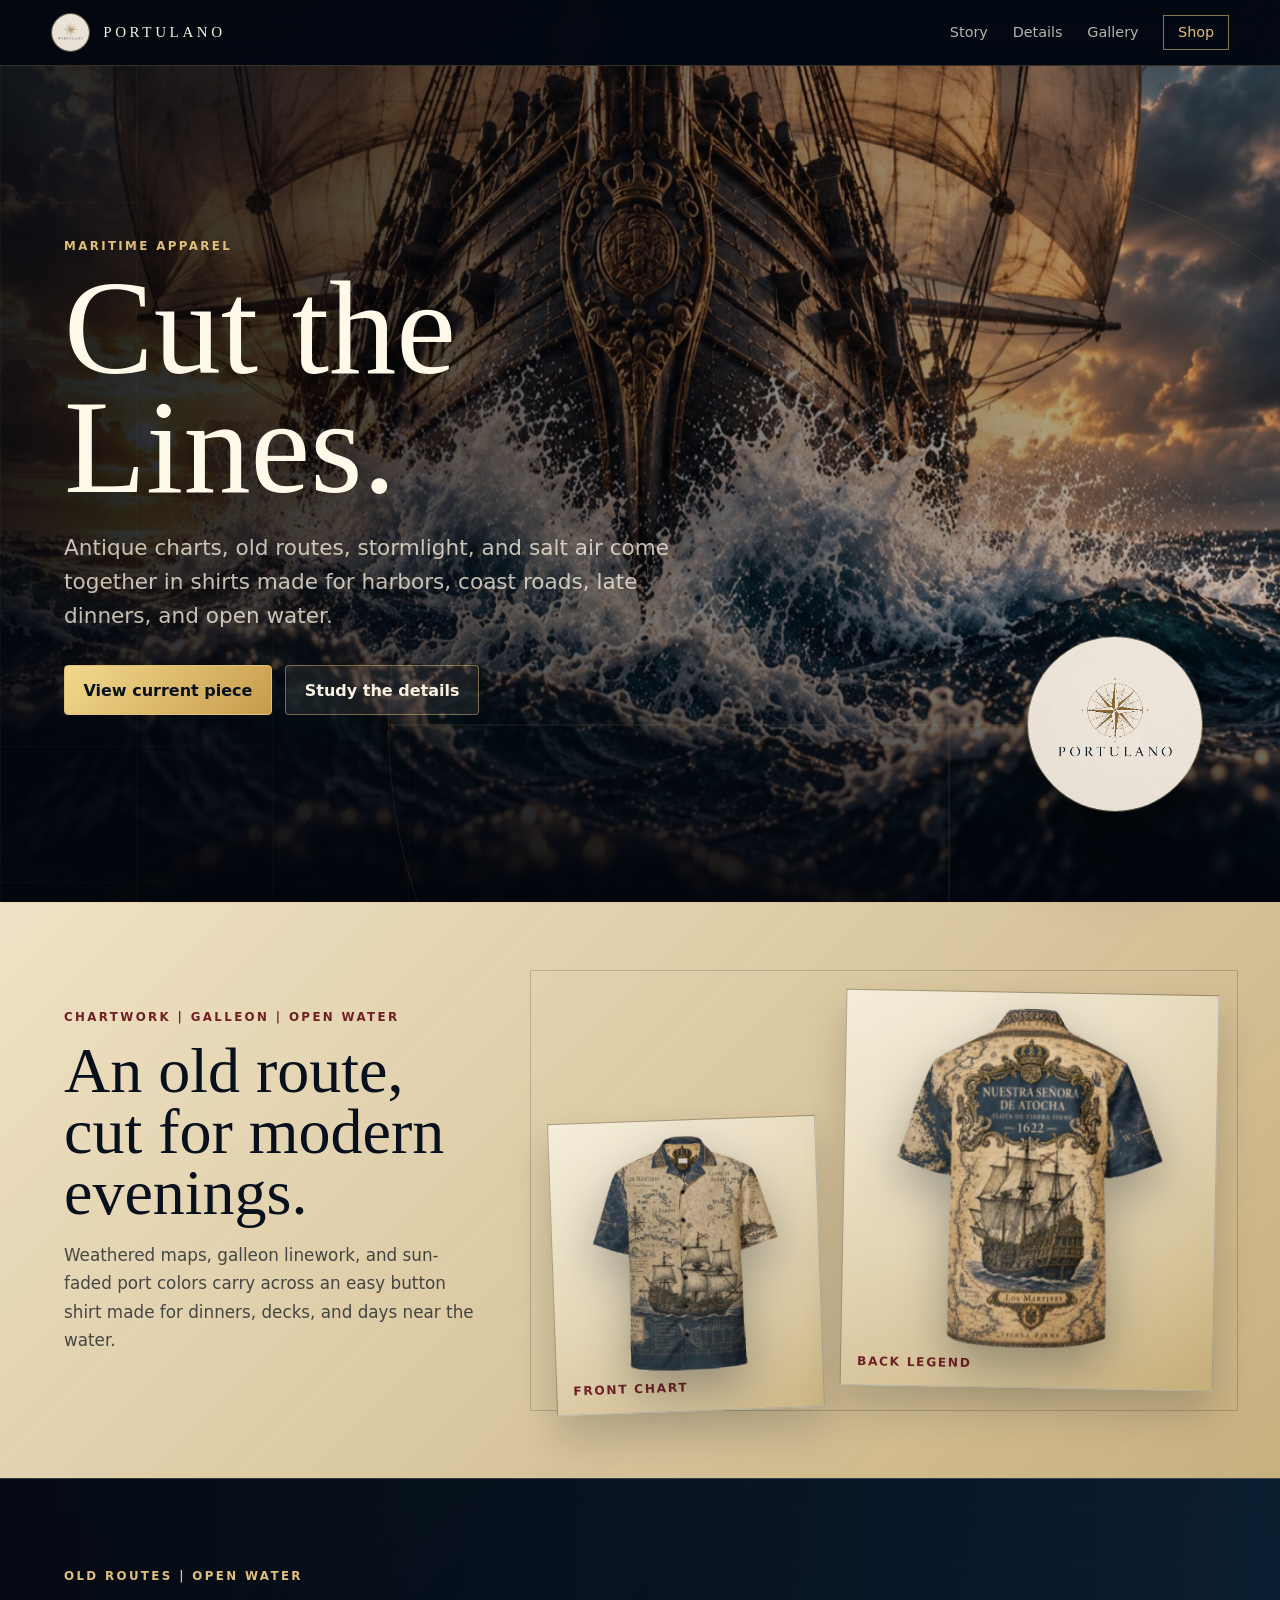
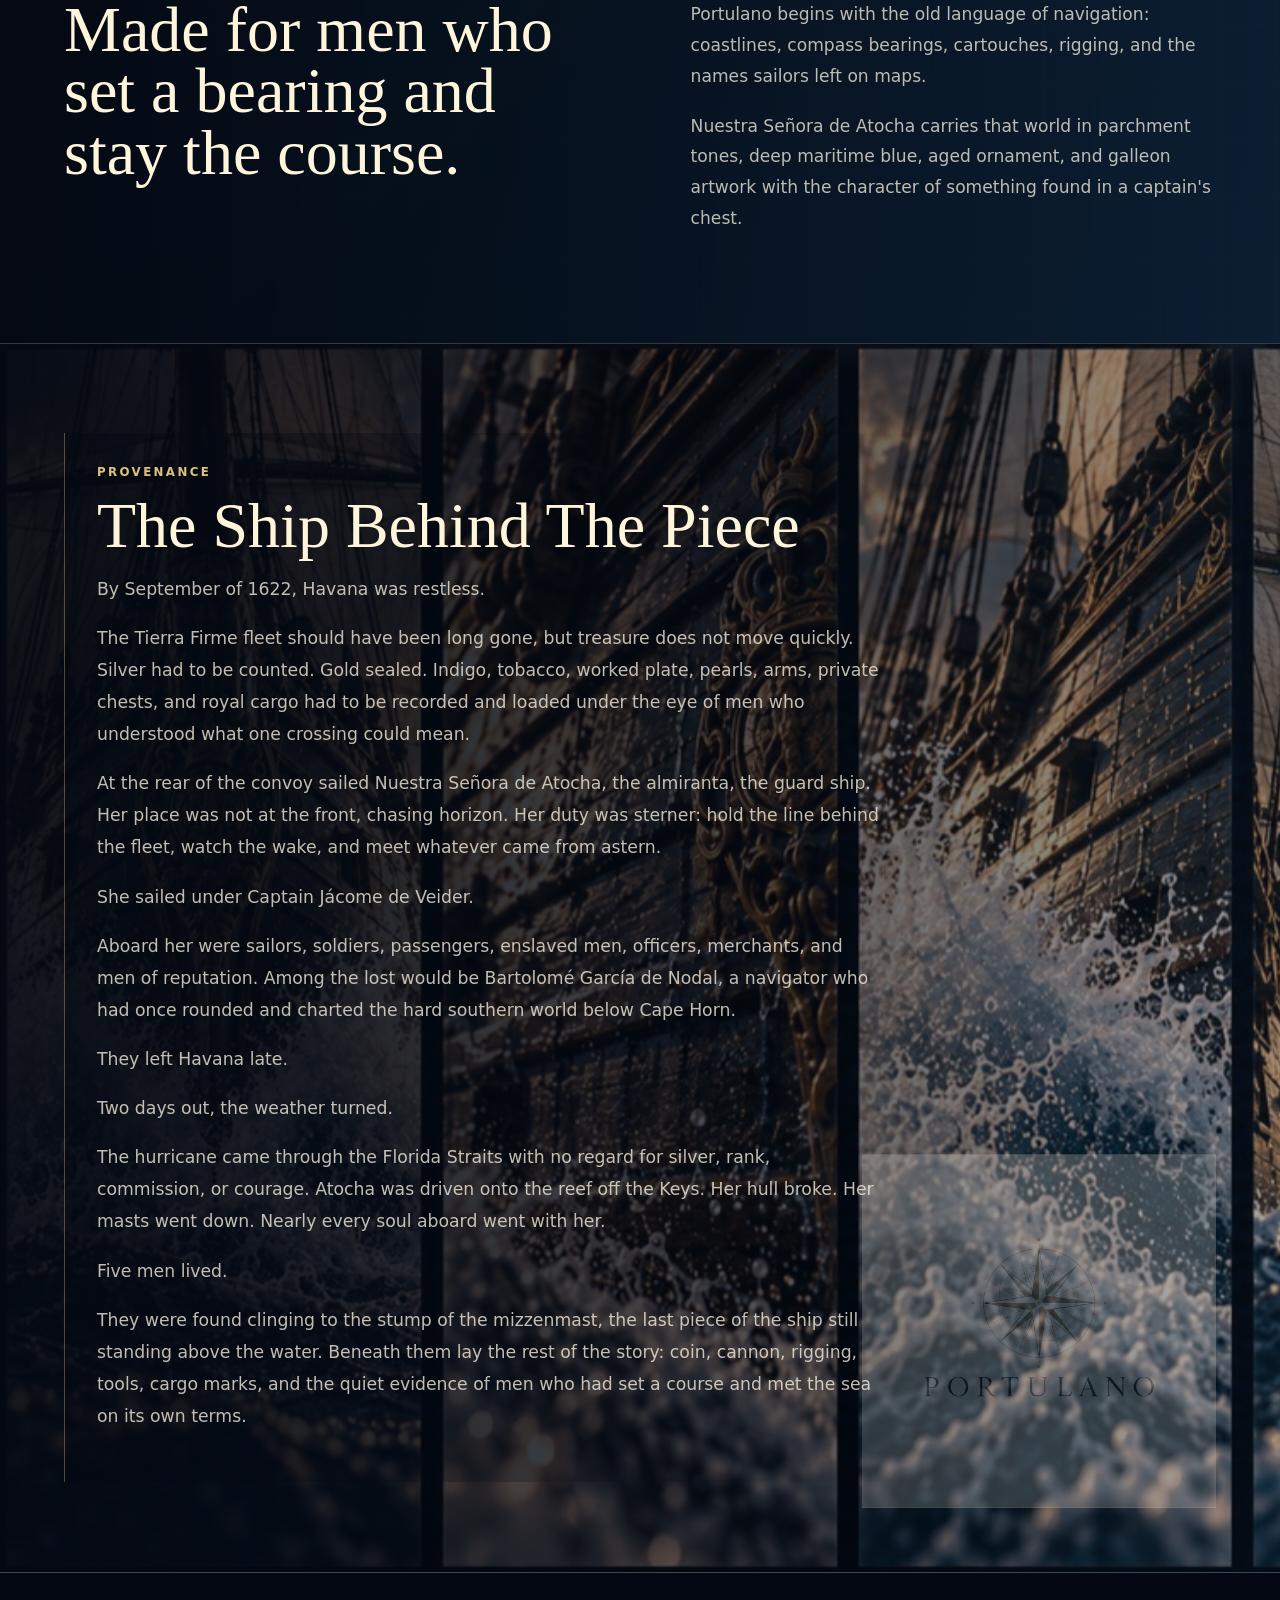
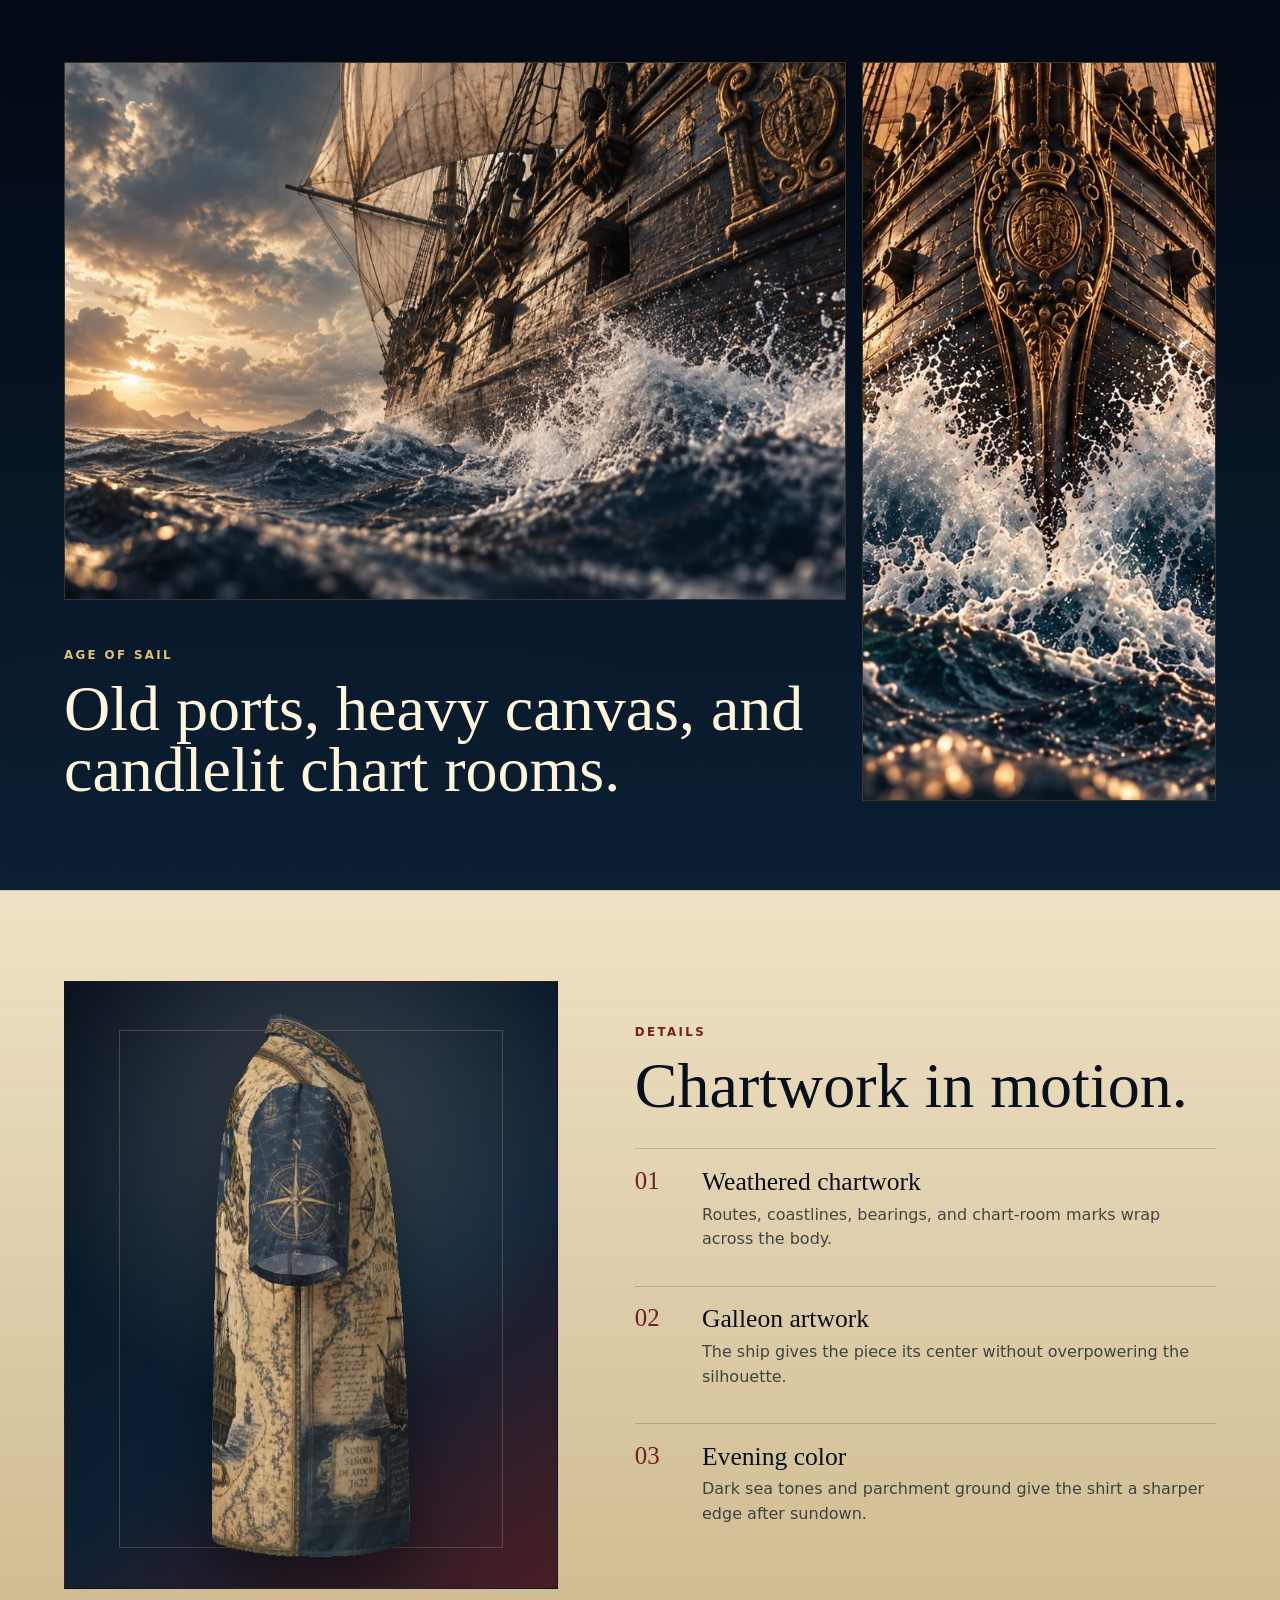
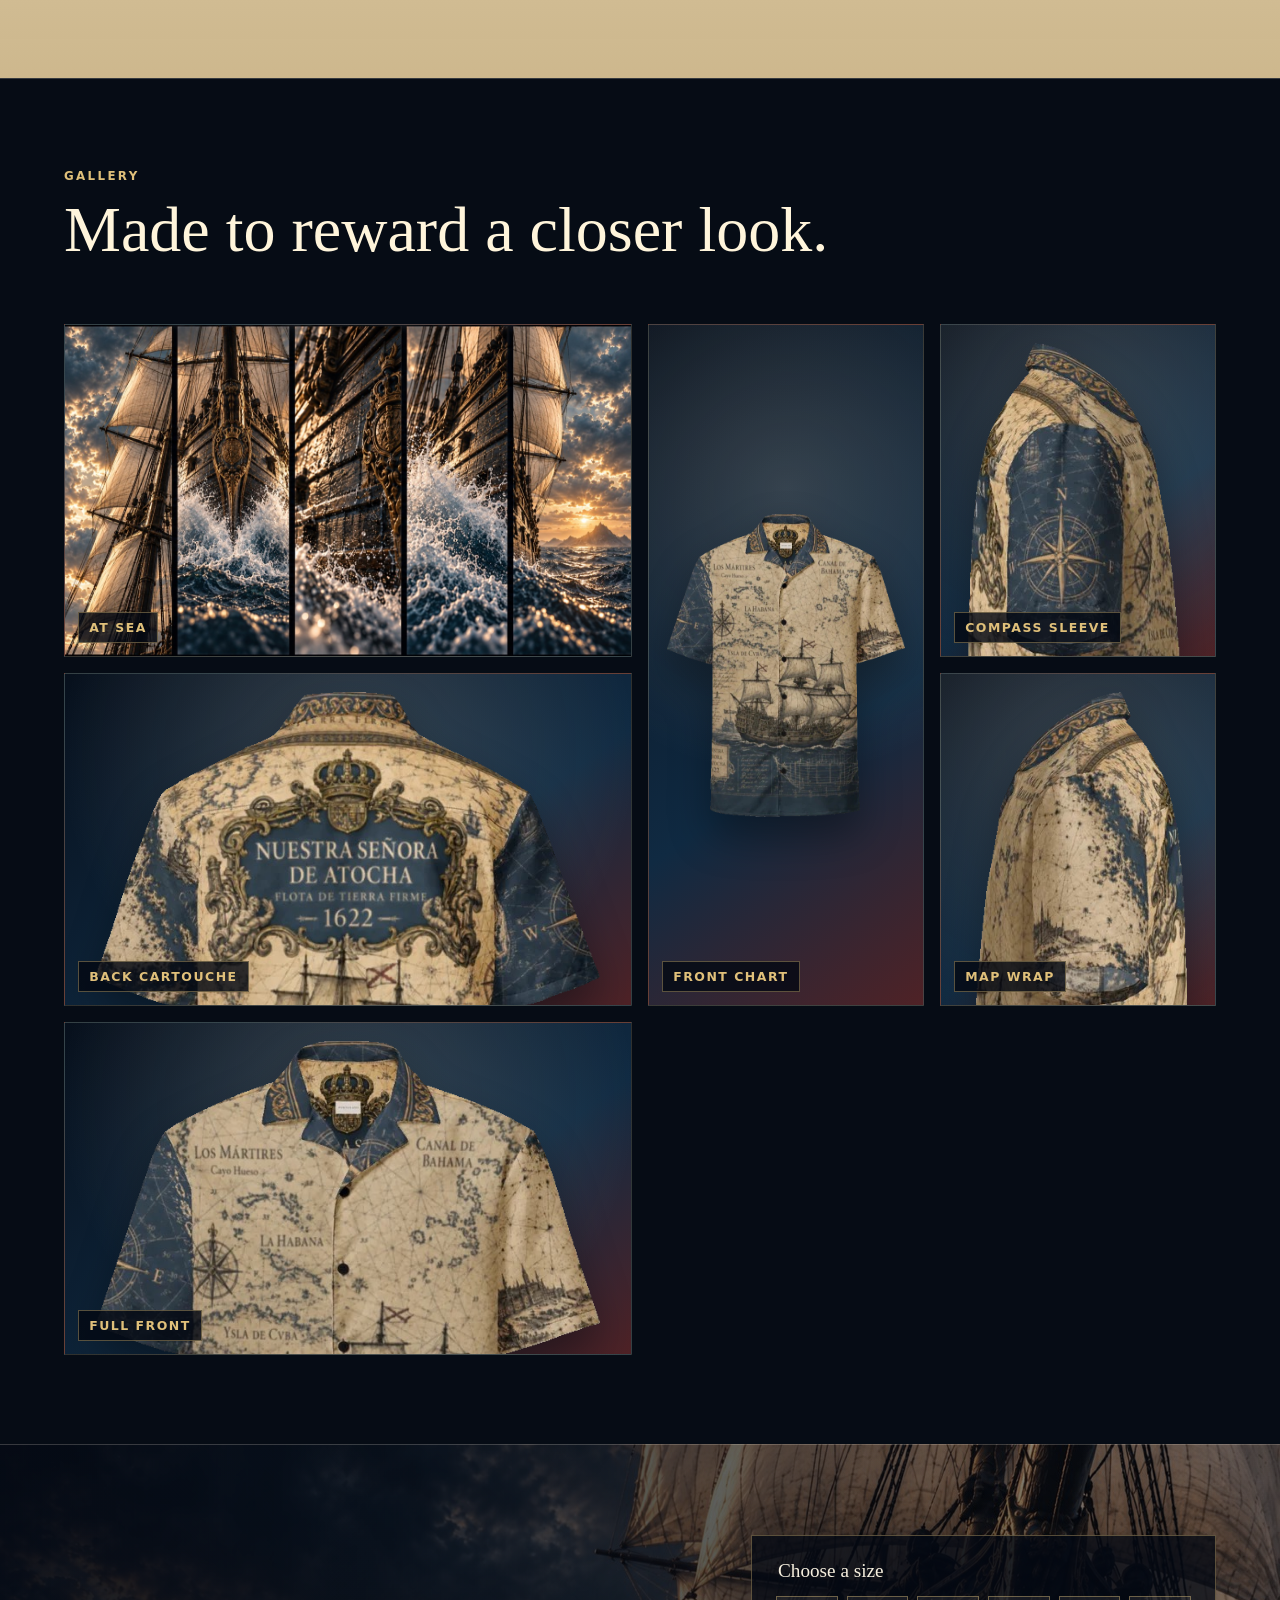
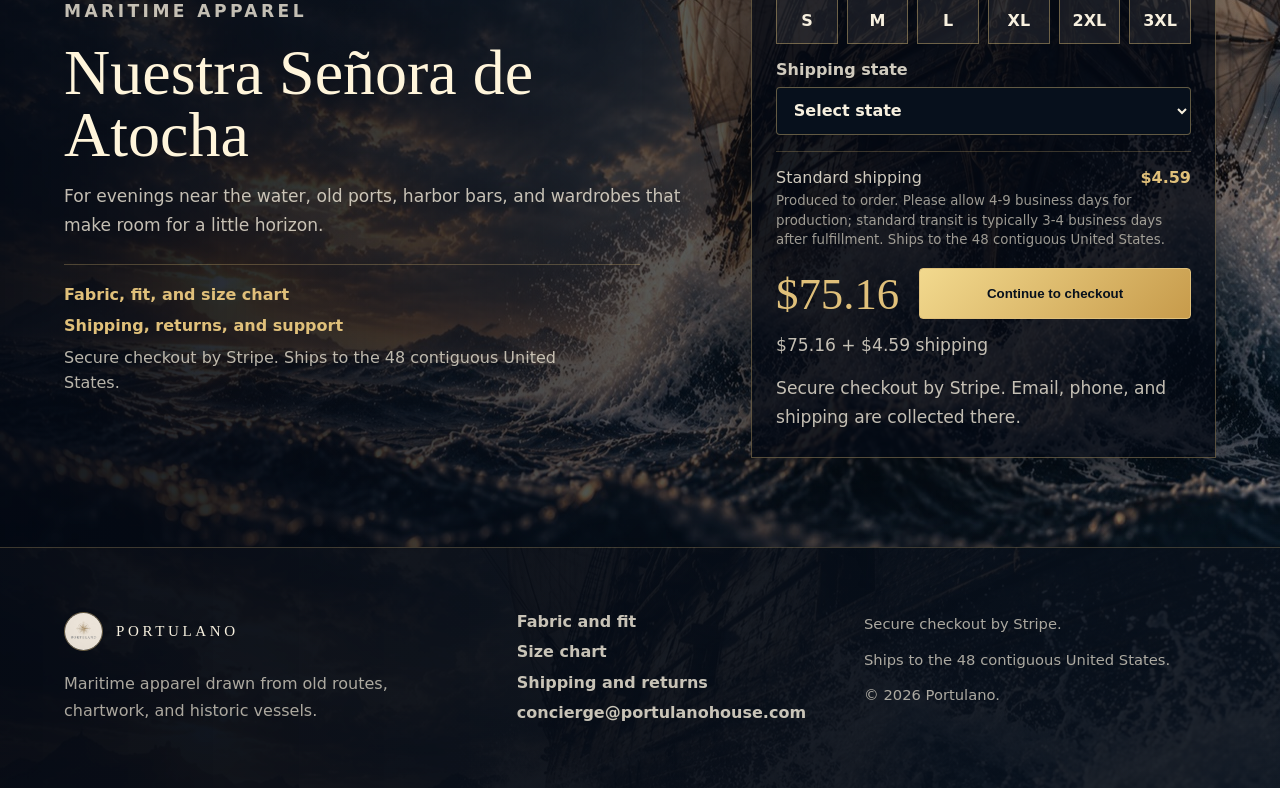
<file: index.html>
<!doctype html>
<html lang="en">
  <head>
    <meta charset="utf-8">
    <meta name="viewport" content="width=device-width, initial-scale=1">
    <meta
      name="description"
      content="Portulano maritime shirts pair antique charts, old routes, and Age of Sail artwork with easy coastal silhouettes."
    >
    <title>Portulano | Nuestra Señora de Atocha Shirt</title>
    <link rel="stylesheet" href="./styles.css">
  </head>
  <body>
    <header class="site-header">
      <a class="brand" href="#top" aria-label="Portulano home">
        <img src="./assets/portulano-compass.jpg" alt="" class="brand-mark">
        <span>Portulano</span>
      </a>
      <nav class="site-nav" aria-label="Primary navigation">
        <a href="#story">Story</a>
        <a href="#craft">Details</a>
        <a href="#gallery">Gallery</a>
        <a class="nav-buy" href="#buy">Shop</a>
      </nav>
    </header>

    <main id="top">
      <section class="hero" aria-labelledby="hero-title">
        <div class="hero-copy">
          <p class="eyebrow">Maritime apparel</p>
          <h1 id="hero-title">Cut the Lines.</h1>
          <p class="lede">
            Antique charts, old routes, stormlight, and salt air come together
            in shirts made for harbors, coast roads, late dinners, and open
            water.
          </p>
          <div class="hero-actions">
            <a class="button primary" href="#buy">View current piece</a>
            <a class="button secondary" href="#gallery">Study the details</a>
          </div>
        </div>

        <img class="hero-compass" src="./assets/portulano-compass.jpg" alt="">
      </section>

      <section class="artifact-section" aria-labelledby="artifact-title">
        <div class="artifact-copy">
          <p class="section-label">Chartwork | Galleon | Open Water</p>
          <h2 id="artifact-title">An old route, cut for modern evenings.</h2>
          <p>
            Weathered maps, galleon linework, and sun-faded port colors carry
            across an easy button shirt made for dinners, decks, and days near
            the water.
          </p>
        </div>
        <div class="artifact-plates" aria-label="Nuestra Señora de Atocha shirt views">
          <figure class="artifact-plate front">
            <img src="./assets/atocha-front-cutout.png" alt="Front of the Portulano Nuestra Señora de Atocha shirt with antique map and ship artwork">
            <figcaption>Front chart</figcaption>
          </figure>
          <figure class="artifact-plate back">
            <img src="./assets/atocha-back-cutout.png" alt="Back of the Portulano Nuestra Señora de Atocha shirt with galleon and cartouche artwork">
            <figcaption>Back legend</figcaption>
          </figure>
        </div>
      </section>

      <section id="story" class="story-section">
        <p class="section-label">Old Routes | Open Water</p>
        <div class="story-grid">
          <h2>Made for men who set a bearing and stay the course.</h2>
          <div class="story-copy">
            <p>
              Portulano begins with the old language of navigation: coastlines,
              compass bearings, cartouches, rigging, and the names sailors left
              on maps.
            </p>
            <p>
              Nuestra Señora de Atocha carries that world in parchment tones,
              deep maritime blue, aged ornament, and galleon artwork with the
              character of something found in a captain's chest.
            </p>
          </div>
        </div>
      </section>

      <section class="ship-history-section" aria-labelledby="ship-history-title">
        <div class="ship-history-copy">
          <p class="section-label">Provenance</p>
          <h2 id="ship-history-title">The Ship Behind The Piece</h2>
          <p>By September of 1622, Havana was restless.</p>
          <p>
            The Tierra Firme fleet should have been long gone, but treasure
            does not move quickly. Silver had to be counted. Gold sealed.
            Indigo, tobacco, worked plate, pearls, arms, private chests, and
            royal cargo had to be recorded and loaded under the eye of men who
            understood what one crossing could mean.
          </p>
          <p>
            At the rear of the convoy sailed Nuestra Señora de Atocha, the
            almiranta, the guard ship. Her place was not at the front, chasing
            horizon. Her duty was sterner: hold the line behind the fleet,
            watch the wake, and meet whatever came from astern.
          </p>
          <p>She sailed under Captain Jácome de Veider.</p>
          <p>
            Aboard her were sailors, soldiers, passengers, enslaved men,
            officers, merchants, and men of reputation. Among the lost would be
            Bartolomé García de Nodal, a navigator who had once rounded and
            charted the hard southern world below Cape Horn.
          </p>
          <p>They left Havana late.</p>
          <p>Two days out, the weather turned.</p>
          <p>
            The hurricane came through the Florida Straits with no regard for
            silver, rank, commission, or courage. Atocha was driven onto the
            reef off the Keys. Her hull broke. Her masts went down. Nearly every
            soul aboard went with her.
          </p>
          <p>Five men lived.</p>
          <p>
            They were found clinging to the stump of the mizzenmast, the last
            piece of the ship still standing above the water. Beneath them lay
            the rest of the story: coin, cannon, rigging, tools, cargo marks,
            and the quiet evidence of men who had set a course and met the sea
            on its own terms.
          </p>
        </div>
      </section>

      <section class="cinema-section" aria-label="Age of sail artwork">
        <figure class="cinema-wide">
          <img src="./assets/sail-hull-starboard.jpg" alt="A gilded sailing ship driving through waves at sunset">
        </figure>
        <figure class="cinema-portrait">
          <img src="./assets/sail-bow-portrait.jpg" alt="Ornate galleon bow cutting through sea foam">
        </figure>
        <div class="cinema-copy">
          <p class="section-label">Age of Sail</p>
          <h2>Old ports, heavy canvas, and candlelit chart rooms.</h2>
        </div>
      </section>

      <section id="craft" class="craft-section">
        <div class="craft-image">
          <img src="./assets/atocha-side-port-cutout.png" alt="Side view showing the compass rose sleeve and chart artwork">
        </div>
        <div class="craft-copy">
          <p class="section-label">Details</p>
          <h2>Chartwork in motion.</h2>
          <div class="feature-list" aria-label="Design details">
            <article>
              <span>01</span>
              <h3>Weathered chartwork</h3>
              <p>Routes, coastlines, bearings, and chart-room marks wrap across the body.</p>
            </article>
            <article>
              <span>02</span>
              <h3>Galleon artwork</h3>
              <p>The ship gives the piece its center without overpowering the silhouette.</p>
            </article>
            <article>
              <span>03</span>
              <h3>Evening color</h3>
              <p>Dark sea tones and parchment ground give the shirt a sharper edge after sundown.</p>
            </article>
          </div>
        </div>
      </section>

      <section id="gallery" class="gallery-section">
        <div class="gallery-heading">
          <p class="section-label">Gallery</p>
          <h2>Made to reward a closer look.</h2>
        </div>
        <div class="gallery-grid">
          <figure class="gallery-item wide scene">
            <img src="./assets/sail-panel-collage.jpg" alt="Five-panel cinematic sailing ship collage">
            <figcaption>At sea</figcaption>
          </figure>
          <figure class="gallery-item tall">
            <img src="./assets/atocha-front-cutout.png" alt="Front of the Atocha shirt">
            <figcaption>Front chart</figcaption>
          </figure>
          <figure class="gallery-item wide">
            <img src="./assets/atocha-back-cutout.png" alt="Back of the Atocha shirt">
            <figcaption>Back cartouche</figcaption>
          </figure>
          <figure class="gallery-item">
            <img src="./assets/atocha-side-port-cutout.png" alt="Left side of the Atocha shirt">
            <figcaption>Compass sleeve</figcaption>
          </figure>
          <figure class="gallery-item">
            <img src="./assets/atocha-side-starboard-cutout.png" alt="Right side of the Atocha shirt">
            <figcaption>Map wrap</figcaption>
          </figure>
          <figure class="gallery-item wide">
            <img src="./assets/atocha-front-alt-cutout.png" alt="Alternate front view of the Atocha shirt">
            <figcaption>Full front</figcaption>
          </figure>
        </div>
      </section>

      <section id="buy" class="buy-section">
        <div>
          <p class="eyebrow">Maritime apparel</p>
          <h2>Nuestra Señora de Atocha</h2>
          <p>
            For evenings near the water, old ports, harbor bars, and wardrobes
            that make room for a little horizon.
          </p>
          <div class="trust-panel" aria-label="Product and order details">
            <a href="./details.html">Fabric, fit, and size chart</a>
            <a href="./shipping-returns.html">Shipping, returns, and support</a>
            <span>Secure checkout by Stripe. Ships to the 48 contiguous United States.</span>
          </div>
        </div>
        <form class="checkout-panel" id="checkout-form">
          <fieldset>
            <legend>Choose a size</legend>
            <div class="size-options" aria-label="Shirt size">
              <label><input type="radio" name="size" value="S" required><span>S</span></label>
              <label><input type="radio" name="size" value="M"><span>M</span></label>
              <label><input type="radio" name="size" value="L"><span>L</span></label>
              <label><input type="radio" name="size" value="XL"><span>XL</span></label>
              <label><input type="radio" name="size" value="2XL"><span>2XL</span></label>
              <label><input type="radio" name="size" value="3XL"><span>3XL</span></label>
            </div>
          </fieldset>
          <label class="shipping-state">
            <span>Shipping state</span>
            <select name="shippingState" required>
              <option value="">Select state</option>
              <option value="AL">Alabama</option>
              <option value="AZ">Arizona</option>
              <option value="AR">Arkansas</option>
              <option value="CA">California</option>
              <option value="CO">Colorado</option>
              <option value="CT">Connecticut</option>
              <option value="DE">Delaware</option>
              <option value="FL">Florida</option>
              <option value="GA">Georgia</option>
              <option value="ID">Idaho</option>
              <option value="IL">Illinois</option>
              <option value="IN">Indiana</option>
              <option value="IA">Iowa</option>
              <option value="KS">Kansas</option>
              <option value="KY">Kentucky</option>
              <option value="LA">Louisiana</option>
              <option value="ME">Maine</option>
              <option value="MD">Maryland</option>
              <option value="MA">Massachusetts</option>
              <option value="MI">Michigan</option>
              <option value="MN">Minnesota</option>
              <option value="MS">Mississippi</option>
              <option value="MO">Missouri</option>
              <option value="MT">Montana</option>
              <option value="NE">Nebraska</option>
              <option value="NV">Nevada</option>
              <option value="NH">New Hampshire</option>
              <option value="NJ">New Jersey</option>
              <option value="NM">New Mexico</option>
              <option value="NY">New York</option>
              <option value="NC">North Carolina</option>
              <option value="ND">North Dakota</option>
              <option value="OH">Ohio</option>
              <option value="OK">Oklahoma</option>
              <option value="OR">Oregon</option>
              <option value="PA">Pennsylvania</option>
              <option value="RI">Rhode Island</option>
              <option value="SC">South Carolina</option>
              <option value="SD">South Dakota</option>
              <option value="TN">Tennessee</option>
              <option value="TX">Texas</option>
              <option value="UT">Utah</option>
              <option value="VT">Vermont</option>
              <option value="VA">Virginia</option>
              <option value="WA">Washington</option>
              <option value="WV">West Virginia</option>
              <option value="WI">Wisconsin</option>
              <option value="WY">Wyoming</option>
            </select>
          </label>
          <div class="shipping-summary">
            <span>Standard shipping</span>
            <strong>$4.59</strong>
            <small>Produced to order. Please allow 4-9 business days for production; standard transit is typically 3-4 business days after fulfillment. Ships to the 48 contiguous United States.</small>
          </div>
          <div class="checkout-row">
            <span class="price" data-price>$75.16</span>
            <button class="button primary large" type="submit">Continue to checkout</button>
          </div>
          <p class="checkout-total" data-total>$75.16 + $4.59 shipping</p>
          <p class="checkout-note" id="checkout-message" aria-live="polite">
            Secure checkout by Stripe. Email, phone, and shipping are collected there.
          </p>
        </form>
      </section>
    </main>
    <footer class="site-footer">
      <div class="footer-brand">
        <a class="brand" href="./index.html#top" aria-label="Portulano home">
          <img class="brand-mark" src="./assets/portulano-compass.jpg" alt="">
          <span>Portulano</span>
        </a>
        <p>Maritime apparel drawn from old routes, chartwork, and historic vessels.</p>
      </div>
      <nav class="footer-nav" aria-label="Footer navigation">
        <a href="./details.html">Fabric and fit</a>
        <a href="./details.html">Size chart</a>
        <a href="./shipping-returns.html">Shipping and returns</a>
        <a href="mailto:concierge@portulanohouse.com">concierge@portulanohouse.com</a>
      </nav>
      <div class="footer-note">
        <span>Secure checkout by Stripe.</span>
        <span>Ships to the 48 contiguous United States.</span>
        <span>&copy; 2026 Portulano.</span>
      </div>
    </footer>
    <script src="./checkout.js"></script>
  </body>
</html>
</file>
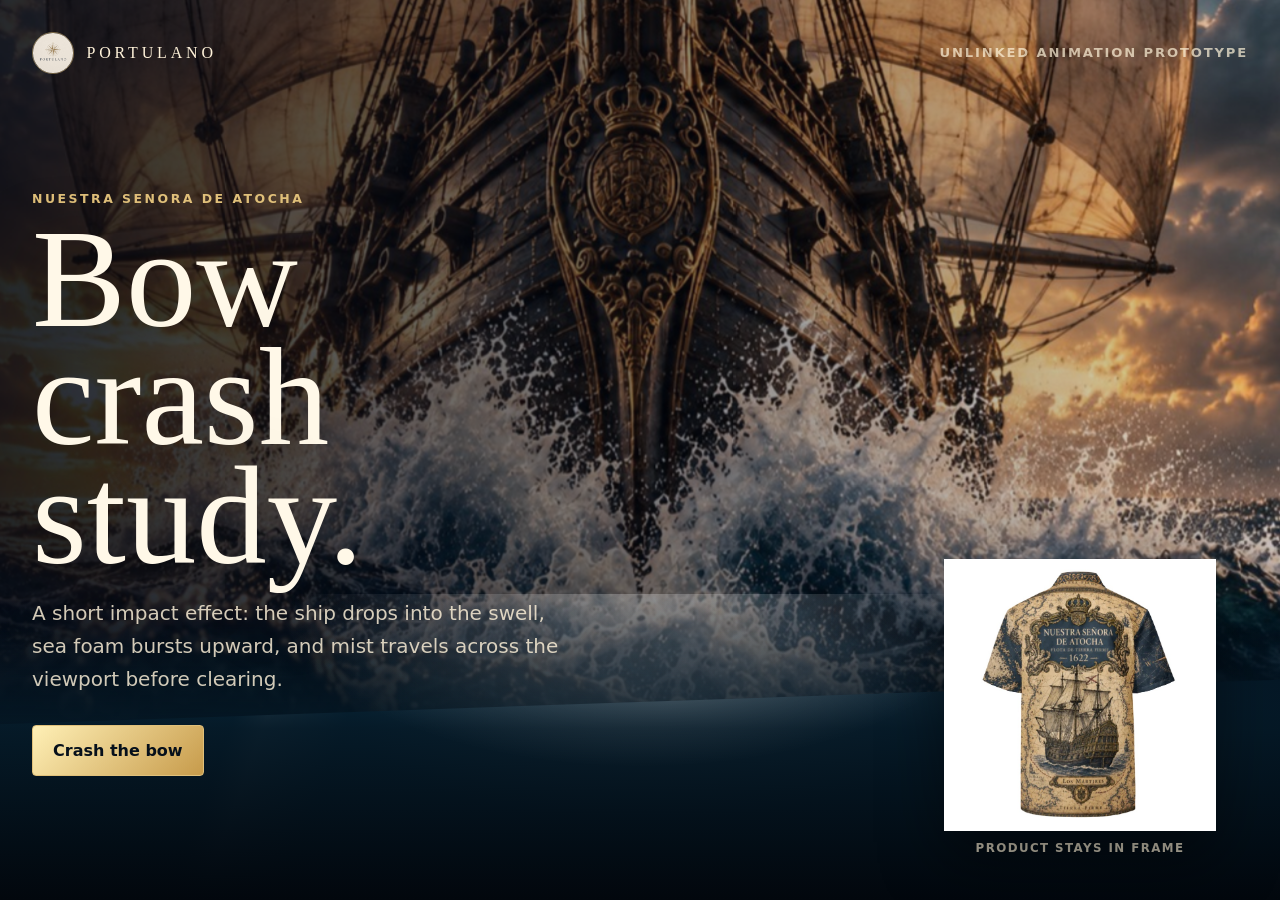
<file: bow-crash-prototype.html>
<!doctype html>
<html lang="en">
  <head>
    <meta charset="utf-8">
    <meta name="viewport" content="width=device-width, initial-scale=1">
    <meta
      name="description"
      content="Portulano bow crash animation prototype with a galleon impact and temporary wave spray across the page."
    >
    <title>Portulano | Bow Crash Prototype</title>
    <link rel="stylesheet" href="./bow-crash-prototype.css">
  </head>
  <body>
    <main class="prototype-shell">
      <section class="crash-scene" aria-label="Bow crash animation prototype">
        <div class="scene-bg" aria-hidden="true"></div>
        <canvas class="spray-canvas" aria-hidden="true"></canvas>

        <header class="prototype-header">
          <a class="brand" href="./index.html" aria-label="Portulano main site">
            <img src="./assets/portulano-compass.jpg" alt="">
            <span>Portulano</span>
          </a>
          <span class="prototype-label">Unlinked animation prototype</span>
        </header>

        <div class="scene-copy">
          <p class="eyebrow">Nuestra Senora de Atocha</p>
          <h1>Bow crash study.</h1>
          <p>
            A short impact effect: the ship drops into the swell, sea foam
            bursts upward, and mist travels across the viewport before clearing.
          </p>
          <button class="trigger-button" type="button">Crash the bow</button>
        </div>

        <div class="shirt-relic" aria-label="Product reference">
          <img src="./assets/atocha-back.jpg" alt="Back of the Portulano Atocha shirt">
          <span>Product stays in frame</span>
        </div>
      </section>
    </main>

    <script src="./bow-crash-prototype.js"></script>
  </body>
</html>
</file>
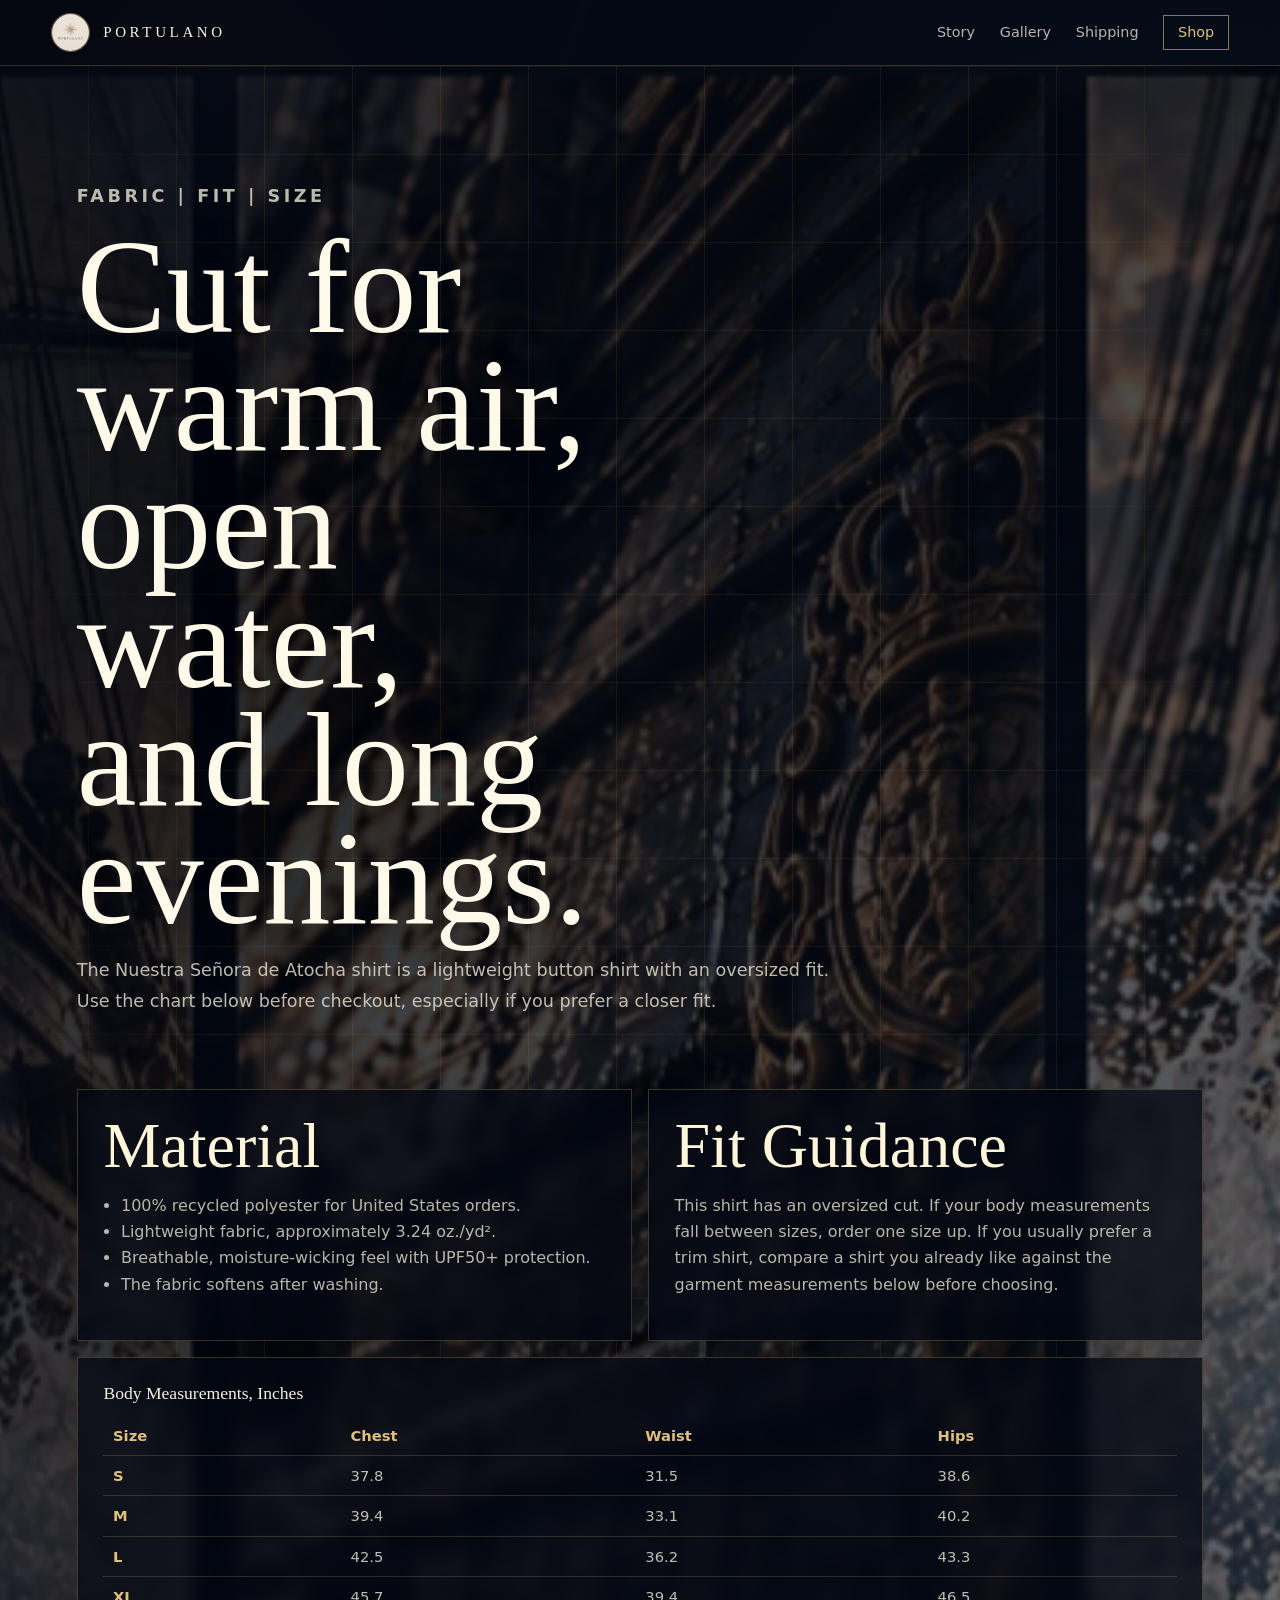
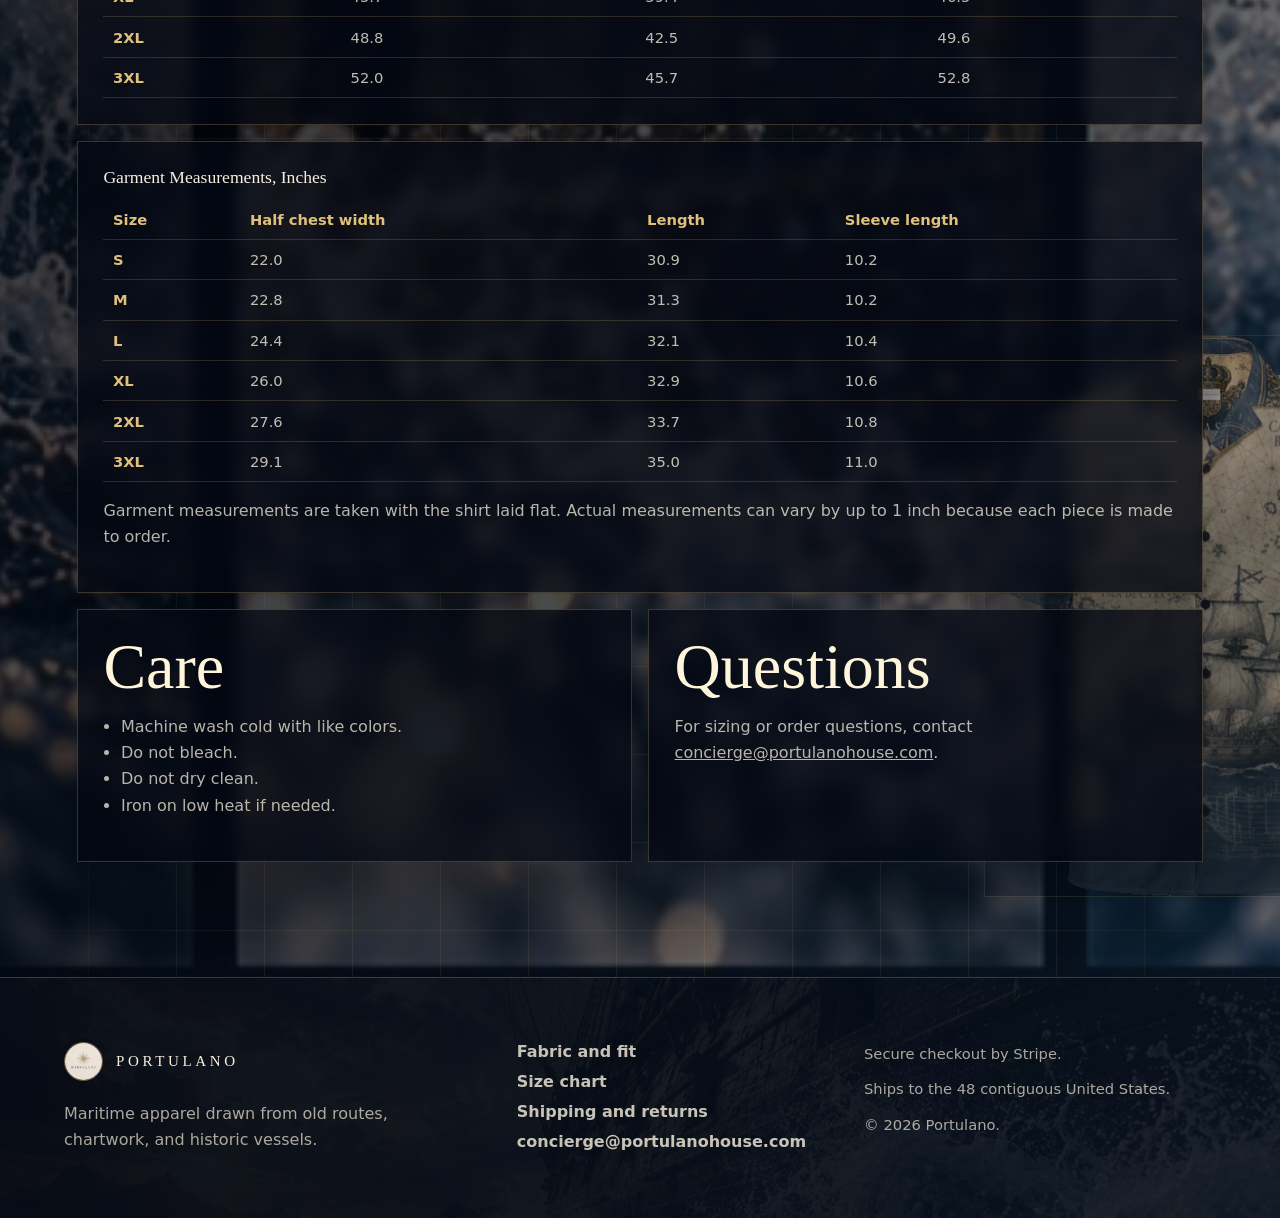
<file: details.html>
<!doctype html>
<html lang="en">
  <head>
    <meta charset="utf-8">
    <meta name="viewport" content="width=device-width, initial-scale=1">
    <meta
      name="description"
      content="Fabric, fit, sizing, and care details for the Portulano Nuestra Señora de Atocha shirt."
    >
    <title>Portulano | Fabric, Fit, and Size Chart</title>
    <link rel="canonical" href="https://portulanohouse.com/details.html">
    <link rel="stylesheet" href="./styles.css">
  </head>
  <body>
    <header class="site-header">
      <a class="brand" href="./index.html#top" aria-label="Portulano home">
        <img class="brand-mark" src="./assets/portulano-compass.jpg" alt="">
        <span>Portulano</span>
      </a>
      <nav class="site-nav" aria-label="Primary navigation">
        <a href="./index.html#story">Story</a>
        <a href="./index.html#gallery">Gallery</a>
        <a href="./shipping-returns.html">Shipping</a>
        <a class="nav-buy" href="./index.html#buy">Shop</a>
      </nav>
    </header>

    <main class="info-page details-page">
      <section class="info-hero">
        <p class="eyebrow">Fabric | Fit | Size</p>
        <h1>Cut for warm air, open water, and long evenings.</h1>
        <p>
          The Nuestra Señora de Atocha shirt is a lightweight button shirt with
          an oversized fit. Use the chart below before checkout, especially if
          you prefer a closer fit.
        </p>
      </section>

      <section class="info-grid" aria-label="Product details">
        <div class="info-card">
          <h2>Material</h2>
          <ul>
            <li>100% recycled polyester for United States orders.</li>
            <li>Lightweight fabric, approximately 3.24 oz./yd².</li>
            <li>Breathable, moisture-wicking feel with UPF50+ protection.</li>
            <li>The fabric softens after washing.</li>
          </ul>
        </div>

        <div class="info-card">
          <h2>Fit Guidance</h2>
          <p>
            This shirt has an oversized cut. If your body measurements fall
            between sizes, order one size up. If you usually prefer a trim
            shirt, compare a shirt you already like against the garment
            measurements below before choosing.
          </p>
        </div>

        <div class="info-card wide">
          <table class="size-table">
            <caption>Body Measurements, Inches</caption>
            <thead>
              <tr>
                <th>Size</th>
                <th>Chest</th>
                <th>Waist</th>
                <th>Hips</th>
              </tr>
            </thead>
            <tbody>
              <tr><th scope="row">S</th><td>37.8</td><td>31.5</td><td>38.6</td></tr>
              <tr><th scope="row">M</th><td>39.4</td><td>33.1</td><td>40.2</td></tr>
              <tr><th scope="row">L</th><td>42.5</td><td>36.2</td><td>43.3</td></tr>
              <tr><th scope="row">XL</th><td>45.7</td><td>39.4</td><td>46.5</td></tr>
              <tr><th scope="row">2XL</th><td>48.8</td><td>42.5</td><td>49.6</td></tr>
              <tr><th scope="row">3XL</th><td>52.0</td><td>45.7</td><td>52.8</td></tr>
            </tbody>
          </table>
        </div>

        <div class="info-card wide">
          <table class="size-table">
            <caption>Garment Measurements, Inches</caption>
            <thead>
              <tr>
                <th>Size</th>
                <th>Half chest width</th>
                <th>Length</th>
                <th>Sleeve length</th>
              </tr>
            </thead>
            <tbody>
              <tr><th scope="row">S</th><td>22.0</td><td>30.9</td><td>10.2</td></tr>
              <tr><th scope="row">M</th><td>22.8</td><td>31.3</td><td>10.2</td></tr>
              <tr><th scope="row">L</th><td>24.4</td><td>32.1</td><td>10.4</td></tr>
              <tr><th scope="row">XL</th><td>26.0</td><td>32.9</td><td>10.6</td></tr>
              <tr><th scope="row">2XL</th><td>27.6</td><td>33.7</td><td>10.8</td></tr>
              <tr><th scope="row">3XL</th><td>29.1</td><td>35.0</td><td>11.0</td></tr>
            </tbody>
          </table>
          <p>
            Garment measurements are taken with the shirt laid flat. Actual
            measurements can vary by up to 1 inch because each piece is made to
            order.
          </p>
        </div>

        <div class="info-card">
          <h2>Care</h2>
          <ul>
            <li>Machine wash cold with like colors.</li>
            <li>Do not bleach.</li>
            <li>Do not dry clean.</li>
            <li>Iron on low heat if needed.</li>
          </ul>
        </div>

        <div class="info-card">
          <h2>Questions</h2>
          <p>
            For sizing or order questions, contact
            <a href="mailto:concierge@portulanohouse.com">concierge@portulanohouse.com</a>.
          </p>
        </div>
      </section>
    </main>
    <footer class="site-footer">
      <div class="footer-brand">
        <a class="brand" href="./index.html#top" aria-label="Portulano home">
          <img class="brand-mark" src="./assets/portulano-compass.jpg" alt="">
          <span>Portulano</span>
        </a>
        <p>Maritime apparel drawn from old routes, chartwork, and historic vessels.</p>
      </div>
      <nav class="footer-nav" aria-label="Footer navigation">
        <a href="./details.html">Fabric and fit</a>
        <a href="./details.html">Size chart</a>
        <a href="./shipping-returns.html">Shipping and returns</a>
        <a href="mailto:concierge@portulanohouse.com">concierge@portulanohouse.com</a>
      </nav>
      <div class="footer-note">
        <span>Secure checkout by Stripe.</span>
        <span>Ships to the 48 contiguous United States.</span>
        <span>&copy; 2026 Portulano.</span>
      </div>
    </footer>
  </body>
</html>
</file>
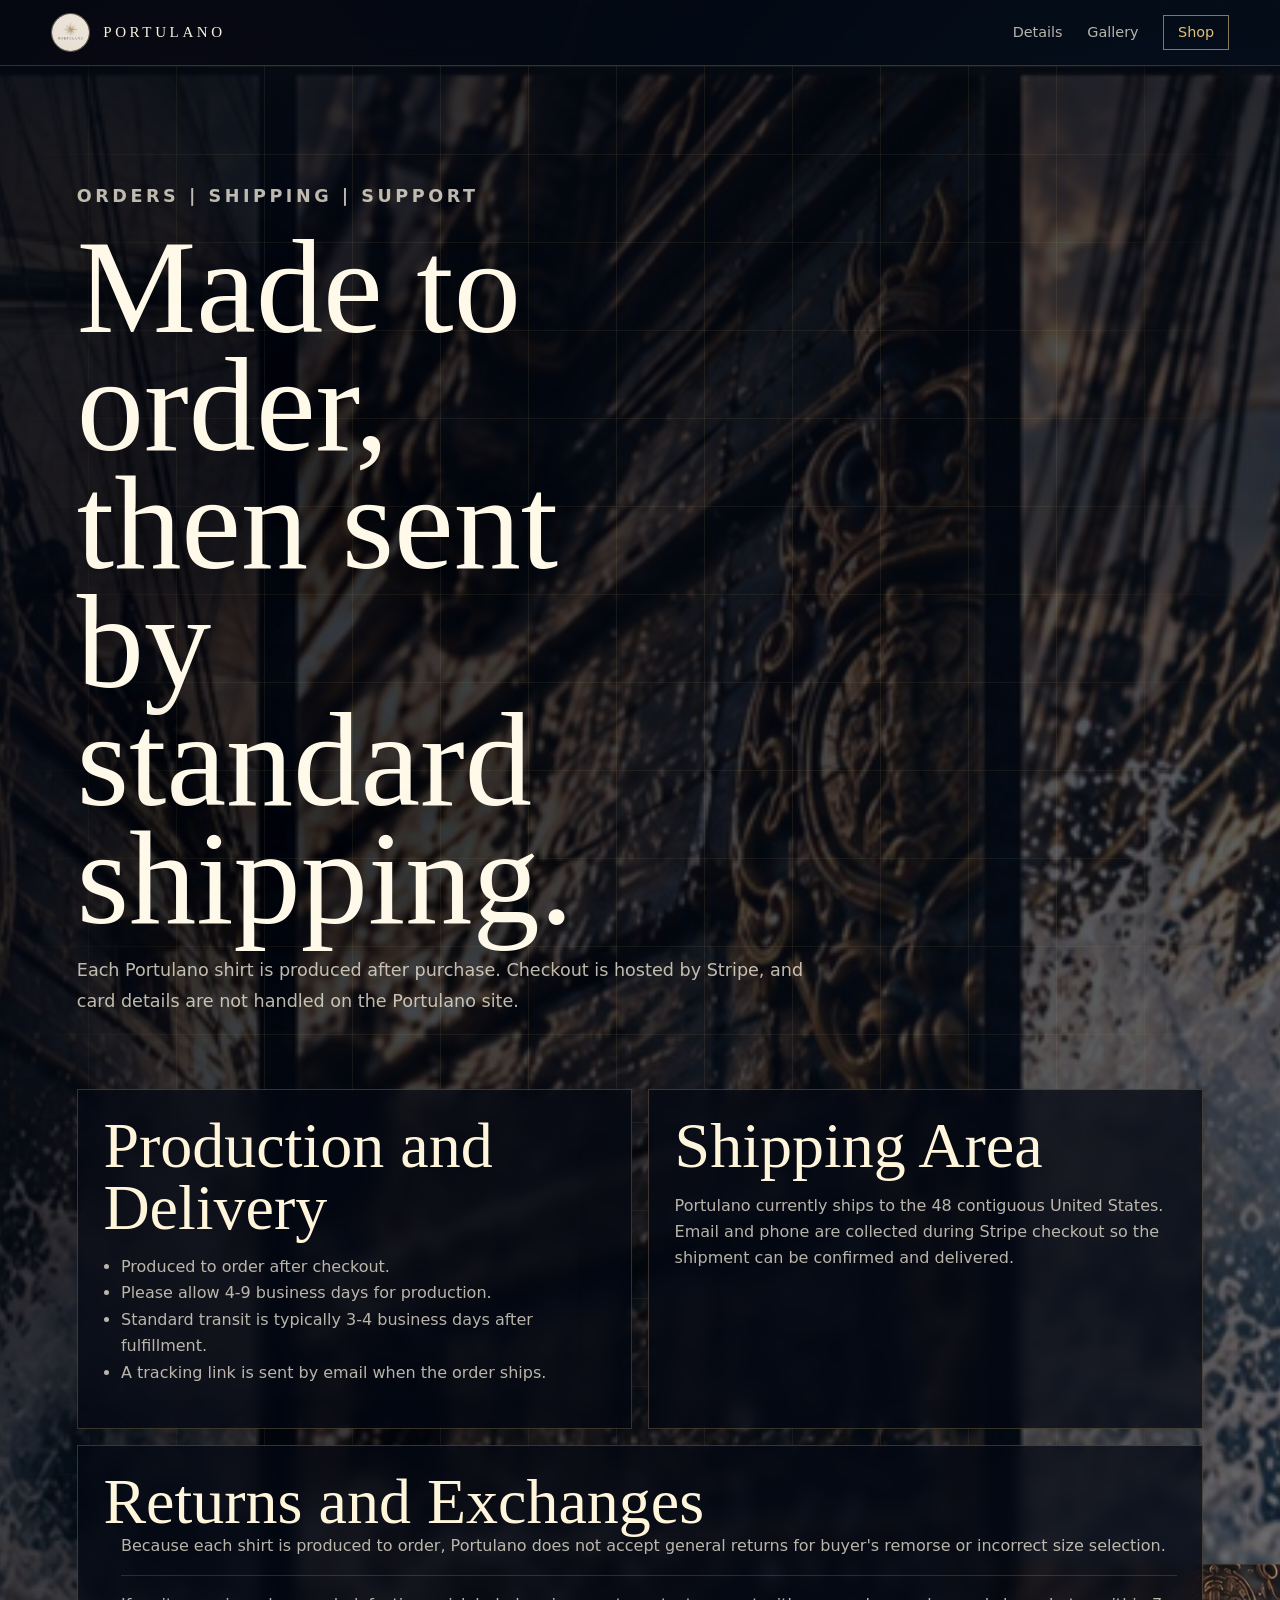
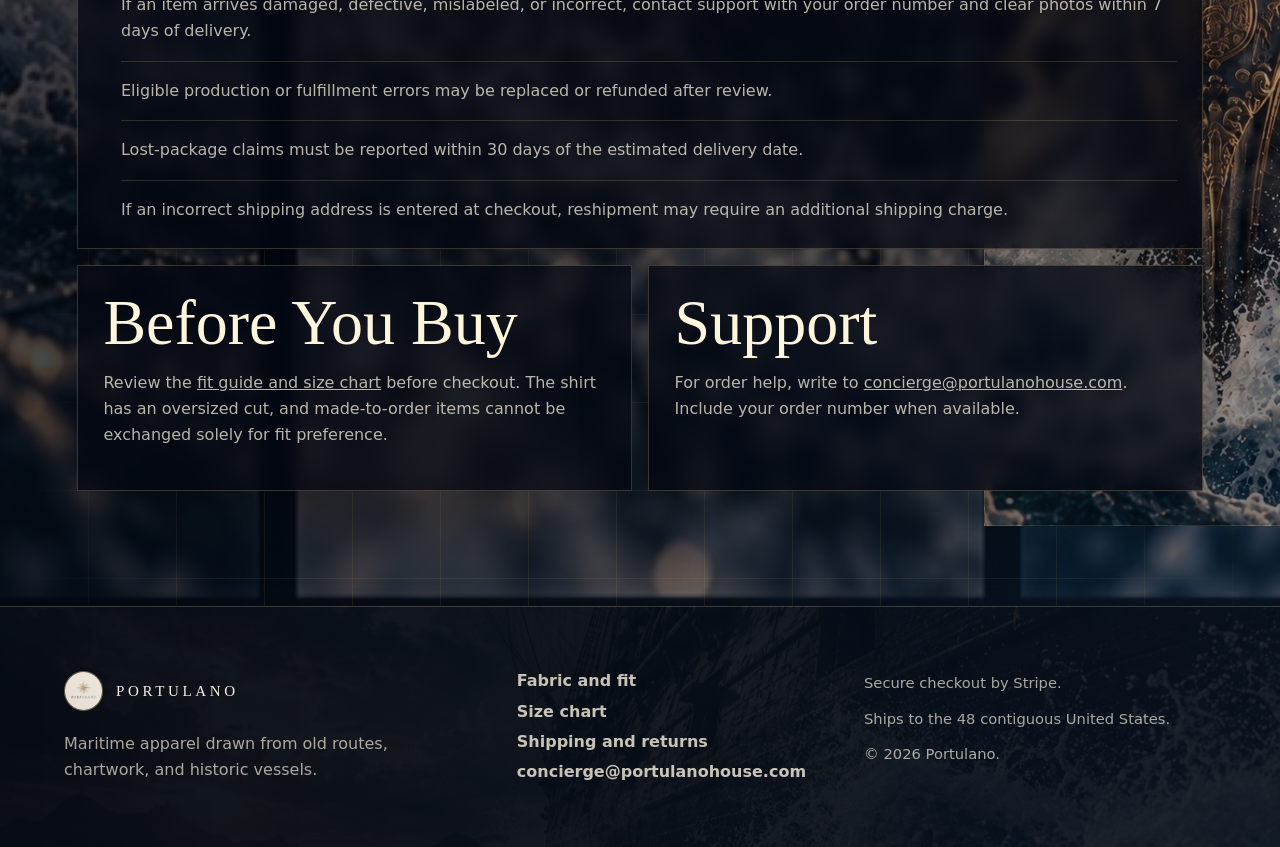
<file: shipping-returns.html>
<!doctype html>
<html lang="en">
  <head>
    <meta charset="utf-8">
    <meta name="viewport" content="width=device-width, initial-scale=1">
    <meta
      name="description"
      content="Production, shipping, returns, exchanges, and support details for Portulano orders."
    >
    <title>Portulano | Shipping and Returns</title>
    <link rel="canonical" href="https://portulanohouse.com/shipping-returns.html">
    <link rel="stylesheet" href="./styles.css">
  </head>
  <body>
    <header class="site-header">
      <a class="brand" href="./index.html#top" aria-label="Portulano home">
        <img class="brand-mark" src="./assets/portulano-compass.jpg" alt="">
        <span>Portulano</span>
      </a>
      <nav class="site-nav" aria-label="Primary navigation">
        <a href="./details.html">Details</a>
        <a href="./index.html#gallery">Gallery</a>
        <a class="nav-buy" href="./index.html#buy">Shop</a>
      </nav>
    </header>

    <main class="info-page shipping-page">
      <section class="info-hero">
        <p class="eyebrow">Orders | Shipping | Support</p>
        <h1>Made to order, then sent by standard shipping.</h1>
        <p>
          Each Portulano shirt is produced after purchase. Checkout is hosted by
          Stripe, and card details are not handled on the Portulano site.
        </p>
      </section>

      <section class="info-grid" aria-label="Shipping and returns details">
        <div class="info-card">
          <h2>Production and Delivery</h2>
          <ul>
            <li>Produced to order after checkout.</li>
            <li>Please allow 4-9 business days for production.</li>
            <li>Standard transit is typically 3-4 business days after fulfillment.</li>
            <li>A tracking link is sent by email when the order ships.</li>
          </ul>
        </div>

        <div class="info-card">
          <h2>Shipping Area</h2>
          <p>
            Portulano currently ships to the 48 contiguous United States. Email
            and phone are collected during Stripe checkout so the shipment can
            be confirmed and delivered.
          </p>
        </div>

        <div class="info-card wide">
          <h2>Returns and Exchanges</h2>
          <ul class="policy-list">
            <li>
              Because each shirt is produced to order, Portulano does not accept
              general returns for buyer's remorse or incorrect size selection.
            </li>
            <li>
              If an item arrives damaged, defective, mislabeled, or incorrect,
              contact support with your order number and clear photos within 7
              days of delivery.
            </li>
            <li>
              Eligible production or fulfillment errors may be replaced or
              refunded after review.
            </li>
            <li>
              Lost-package claims must be reported within 30 days of the
              estimated delivery date.
            </li>
            <li>
              If an incorrect shipping address is entered at checkout,
              reshipment may require an additional shipping charge.
            </li>
          </ul>
        </div>

        <div class="info-card">
          <h2>Before You Buy</h2>
          <p>
            Review the <a href="./details.html">fit guide and size chart</a>
            before checkout. The shirt has an oversized cut, and made-to-order
            items cannot be exchanged solely for fit preference.
          </p>
        </div>

        <div class="info-card">
          <h2>Support</h2>
          <p>
            For order help, write to
            <a href="mailto:concierge@portulanohouse.com">concierge@portulanohouse.com</a>.
            Include your order number when available.
          </p>
        </div>
      </section>
    </main>
    <footer class="site-footer">
      <div class="footer-brand">
        <a class="brand" href="./index.html#top" aria-label="Portulano home">
          <img class="brand-mark" src="./assets/portulano-compass.jpg" alt="">
          <span>Portulano</span>
        </a>
        <p>Maritime apparel drawn from old routes, chartwork, and historic vessels.</p>
      </div>
      <nav class="footer-nav" aria-label="Footer navigation">
        <a href="./details.html">Fabric and fit</a>
        <a href="./details.html">Size chart</a>
        <a href="./shipping-returns.html">Shipping and returns</a>
        <a href="mailto:concierge@portulanohouse.com">concierge@portulanohouse.com</a>
      </nav>
      <div class="footer-note">
        <span>Secure checkout by Stripe.</span>
        <span>Ships to the 48 contiguous United States.</span>
        <span>&copy; 2026 Portulano.</span>
      </div>
    </footer>
  </body>
</html>
</file>
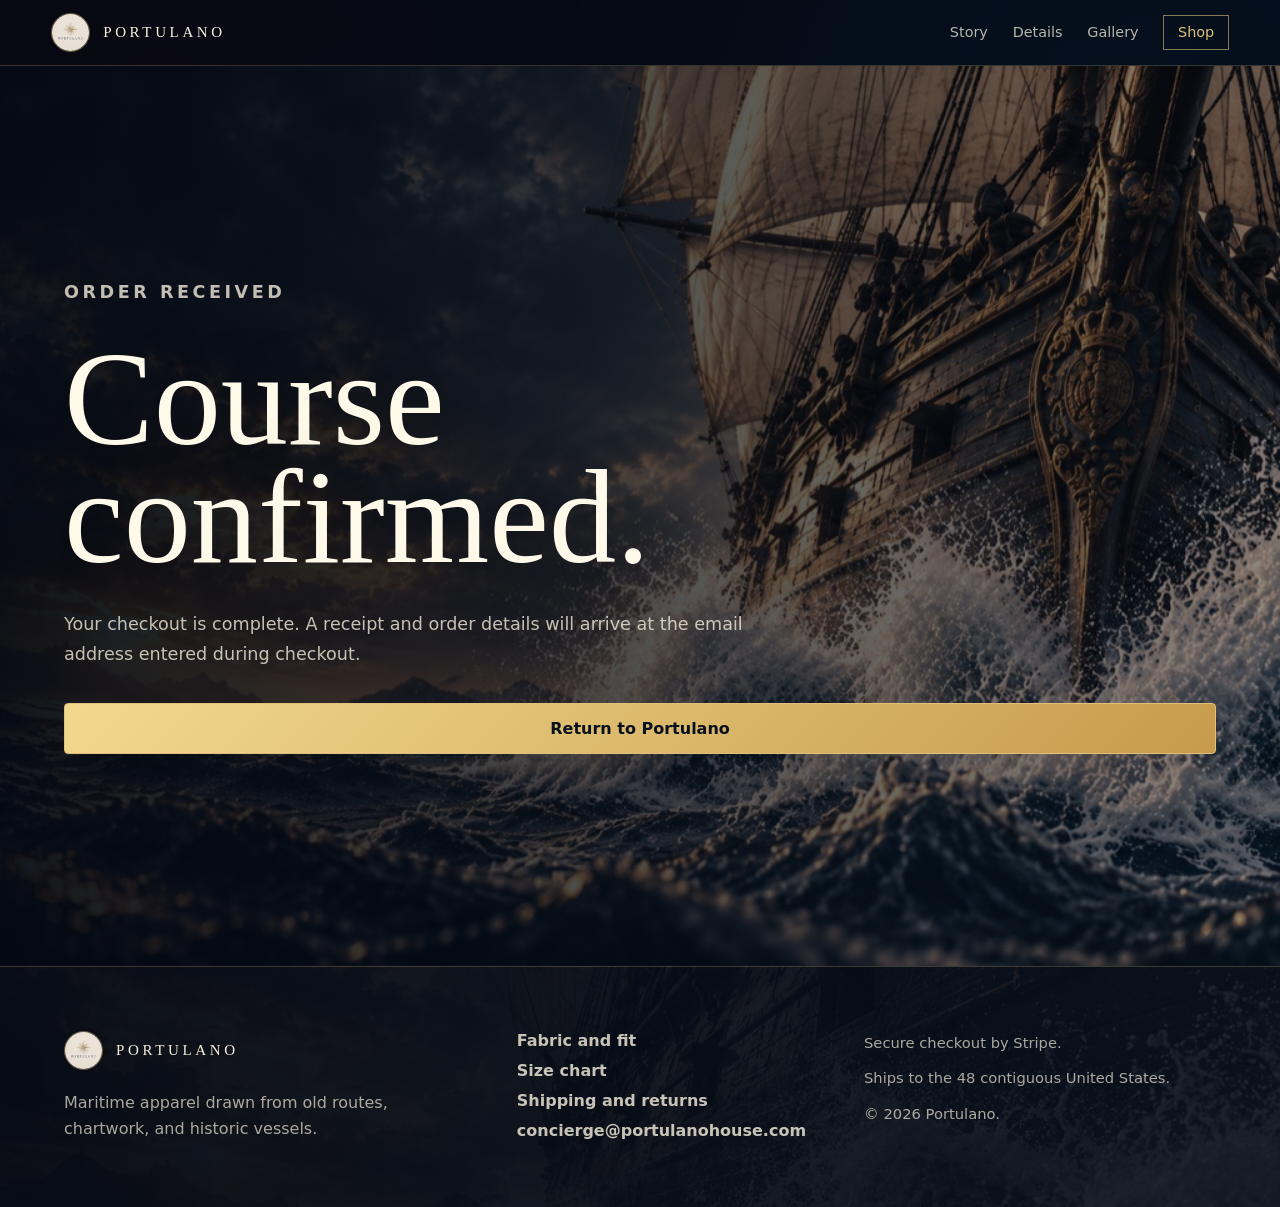
<file: success.html>
<!doctype html>
<html lang="en">
  <head>
    <meta charset="utf-8">
    <meta name="viewport" content="width=device-width, initial-scale=1">
    <meta name="description" content="Portulano checkout confirmation.">
    <title>Portulano | Checkout Complete</title>
    <link rel="stylesheet" href="./styles.css">
  </head>
  <body>
    <header class="site-header">
      <a class="brand" href="./index.html#top" aria-label="Portulano home">
        <img src="./assets/portulano-compass.jpg" alt="" class="brand-mark">
        <span>Portulano</span>
      </a>
      <nav class="site-nav" aria-label="Primary navigation">
        <a href="./index.html#story">Story</a>
        <a href="./details.html">Details</a>
        <a href="./index.html#gallery">Gallery</a>
        <a class="nav-buy" href="./index.html#buy">Shop</a>
      </nav>
    </header>

    <main id="top">
      <section class="status-section">
        <p class="eyebrow">Order received</p>
        <h1>Course confirmed.</h1>
        <p>
          Your checkout is complete. A receipt and order details will arrive at
          the email address entered during checkout.
        </p>
        <a class="button primary" href="./index.html#top">Return to Portulano</a>
      </section>
    </main>
    <footer class="site-footer">
      <div class="footer-brand">
        <a class="brand" href="./index.html#top" aria-label="Portulano home">
          <img class="brand-mark" src="./assets/portulano-compass.jpg" alt="">
          <span>Portulano</span>
        </a>
        <p>Maritime apparel drawn from old routes, chartwork, and historic vessels.</p>
      </div>
      <nav class="footer-nav" aria-label="Footer navigation">
        <a href="./details.html">Fabric and fit</a>
        <a href="./details.html">Size chart</a>
        <a href="./shipping-returns.html">Shipping and returns</a>
        <a href="mailto:concierge@portulanohouse.com">concierge@portulanohouse.com</a>
      </nav>
      <div class="footer-note">
        <span>Secure checkout by Stripe.</span>
        <span>Ships to the 48 contiguous United States.</span>
        <span>&copy; 2026 Portulano.</span>
      </div>
    </footer>
  </body>
</html>
</file>
<file: styles.css>
:root {
  --ink: #07101c;
  --navy: #0c2034;
  --paper: #efe2c5;
  --bone: #f7f0df;
  --gold: #c79b4b;
  --bright-gold: #e0c07a;
  --oxblood: #6f2025;
  --line-light: rgba(247, 240, 223, 0.2);
  --line-dark: rgba(7, 16, 28, 0.18);
  --shadow-heavy: 0 30px 90px rgba(0, 0, 0, 0.48);
}

* {
  box-sizing: border-box;
}

html {
  scroll-behavior: smooth;
}

body {
  margin: 0;
  color: var(--bone);
  font-family: Inter, ui-sans-serif, system-ui, -apple-system, BlinkMacSystemFont, "Segoe UI", sans-serif;
  background:
    linear-gradient(90deg, rgba(199, 155, 75, 0.05) 1px, transparent 1px),
    linear-gradient(rgba(199, 155, 75, 0.04) 1px, transparent 1px),
    radial-gradient(circle at 12% 8%, rgba(111, 32, 37, 0.34), transparent 26rem),
    radial-gradient(circle at 86% 14%, rgba(18, 56, 85, 0.72), transparent 30rem),
    linear-gradient(135deg, #02050b 0%, var(--navy) 48%, #06111d 100%);
  background-size: 58px 58px, 58px 58px, auto, auto, auto;
}

body::before {
  position: fixed;
  inset: 0;
  z-index: -1;
  pointer-events: none;
  content: "";
  background:
    linear-gradient(110deg, transparent 0 36%, rgba(224, 192, 122, 0.07) 36.2% 36.7%, transparent 37% 100%),
    linear-gradient(18deg, transparent 0 58%, rgba(247, 240, 223, 0.05) 58.2% 58.7%, transparent 59% 100%);
  opacity: 0.9;
}

a {
  color: inherit;
}

img {
  display: block;
  max-width: 100%;
}

.site-header {
  position: sticky;
  top: 0;
  z-index: 20;
  display: flex;
  align-items: center;
  justify-content: space-between;
  gap: 1rem;
  padding: 0.8rem clamp(1rem, 4vw, 3.5rem);
  border-bottom: 1px solid rgba(224, 192, 122, 0.22);
  background: rgba(3, 8, 18, 0.78);
  backdrop-filter: blur(18px);
}

.brand {
  display: inline-flex;
  align-items: center;
  gap: 0.8rem;
  text-decoration: none;
  text-transform: uppercase;
  letter-spacing: 0.24em;
  font-family: Georgia, "Times New Roman", serif;
  font-size: 0.94rem;
  color: var(--bone);
}

.brand-mark {
  width: 2.45rem;
  height: 2.45rem;
  border: 1px solid rgba(224, 192, 122, 0.46);
  border-radius: 50%;
  object-fit: cover;
  object-position: center 41%;
}

.site-nav {
  display: flex;
  align-items: center;
  gap: clamp(0.7rem, 2.2vw, 1.55rem);
  color: rgba(247, 240, 223, 0.74);
  font-size: 0.9rem;
}

.site-nav a {
  text-decoration: none;
}

.site-nav a:hover {
  color: #fff;
}

.nav-buy {
  padding: 0.55rem 0.85rem;
  border: 1px solid rgba(224, 192, 122, 0.6);
  color: var(--bright-gold);
}

main {
  overflow: hidden;
}

.hero {
  position: relative;
  min-height: calc(100vh - 4rem);
  display: flex;
  align-items: center;
  padding: clamp(2.5rem, 6vw, 6.5rem) clamp(1rem, 5vw, 5rem) clamp(3.5rem, 7vw, 7rem);
  background:
    linear-gradient(90deg, rgba(2, 5, 11, 0.88) 0%, rgba(2, 5, 11, 0.58) 42%, rgba(2, 5, 11, 0.18) 100%),
    linear-gradient(0deg, rgba(2, 5, 11, 0.92) 0%, rgba(2, 5, 11, 0.04) 34%),
    url("./assets/sail-hero-bow.jpg") center / cover;
}

.hero::after {
  position: absolute;
  right: -18vw;
  bottom: -24rem;
  width: min(70rem, 96vw);
  aspect-ratio: 1;
  border: 1px solid rgba(224, 192, 122, 0.18);
  border-radius: 50%;
  content: "";
  background:
    linear-gradient(90deg, transparent 49.85%, rgba(224, 192, 122, 0.18) 50%, transparent 50.15%),
    linear-gradient(0deg, transparent 49.85%, rgba(224, 192, 122, 0.18) 50%, transparent 50.15%);
  opacity: 0.55;
}

.hero::before {
  position: absolute;
  inset: 0;
  content: "";
  background:
    linear-gradient(90deg, rgba(224, 192, 122, 0.11) 1px, transparent 1px),
    linear-gradient(rgba(224, 192, 122, 0.09) 1px, transparent 1px);
  background-size: 8.5rem 8.5rem;
  mask-image: linear-gradient(90deg, black, transparent 66%);
  opacity: 0.38;
}

.hero-copy {
  position: relative;
  z-index: 1;
}

.eyebrow,
.section-label {
  margin: 0 0 1rem;
  color: var(--bright-gold);
  font-size: 0.74rem;
  font-weight: 800;
  letter-spacing: 0.2em;
  text-transform: uppercase;
}

h1,
h2,
h3 {
  margin: 0;
  font-family: Georgia, "Times New Roman", serif;
  font-weight: 400;
}

h1 {
  max-width: 8ch;
  color: #fff9ea;
  font-size: clamp(4.8rem, 10.5vw, 10.7rem);
  line-height: 0.88;
  text-shadow: 0 1rem 4rem rgba(0, 0, 0, 0.72);
}

h2 {
  color: #fff5db;
  font-size: clamp(2.5rem, 5vw, 5.9rem);
  line-height: 0.96;
}

h3 {
  color: #fff6dc;
  font-size: clamp(1.35rem, 2vw, 2rem);
}

.lede {
  max-width: 41rem;
  margin: 1.55rem 0 0;
  color: rgba(247, 240, 223, 0.78);
  font-size: clamp(1.08rem, 1.8vw, 1.35rem);
  line-height: 1.58;
}

.hero-actions {
  display: flex;
  flex-wrap: wrap;
  gap: 0.85rem;
  margin-top: 2rem;
}

.button {
  cursor: pointer;
  display: inline-flex;
  min-height: 3.15rem;
  align-items: center;
  justify-content: center;
  padding: 0.9rem 1.15rem;
  border: 1px solid rgba(224, 192, 122, 0.46);
  border-radius: 4px;
  font-weight: 800;
  text-decoration: none;
}

.button:disabled {
  cursor: wait;
  filter: grayscale(0.25);
  opacity: 0.62;
}

.button.primary {
  border-color: var(--bright-gold);
  color: #07101c;
  background: linear-gradient(135deg, #f2d98e, var(--gold));
}

.button.secondary {
  color: var(--bone);
  background: rgba(247, 240, 223, 0.08);
}

.button.large {
  min-width: min(100%, 17rem);
}

.hero-compass {
  position: absolute;
  right: clamp(1.25rem, 6vw, 6rem);
  bottom: clamp(2rem, 7vw, 6rem);
  z-index: 1;
  width: clamp(6rem, 14vw, 11rem);
  border: 1px solid rgba(224, 192, 122, 0.36);
  border-radius: 50%;
  box-shadow: var(--shadow-heavy);
  object-fit: cover;
  object-position: center 41%;
}

.story-section,
.ship-history-section,
.artifact-section,
.cinema-section,
.craft-section,
.gallery-section,
.buy-section {
  padding: clamp(3.5rem, 7vw, 7rem) clamp(1rem, 5vw, 5rem);
  border-top: 1px solid var(--line-light);
}

.artifact-section {
  display: grid;
  grid-template-columns: minmax(18rem, 0.62fr) minmax(20rem, 1fr);
  align-items: center;
  gap: clamp(2rem, 6vw, 5rem);
  background:
    linear-gradient(135deg, rgba(239, 226, 197, 0.98), rgba(196, 171, 121, 0.92)),
    var(--paper);
  color: var(--ink);
}

.artifact-section h2 {
  color: var(--ink);
}

.artifact-section .section-label {
  color: var(--oxblood);
}

.artifact-copy p:not(.section-label) {
  max-width: 34rem;
  color: rgba(7, 16, 28, 0.72);
  font-size: 1.05rem;
  line-height: 1.7;
}

.artifact-plates {
  position: relative;
  display: grid;
  grid-template-columns: minmax(10rem, 0.72fr) minmax(13rem, 1fr);
  align-items: end;
  gap: clamp(0.7rem, 2vw, 1.4rem);
}

.artifact-plates::before {
  position: absolute;
  inset: -1.4rem;
  border: 1px solid rgba(7, 16, 28, 0.18);
  content: "";
  pointer-events: none;
}

.artifact-plate {
  position: relative;
  margin: 0;
  padding: clamp(0.7rem, 2vw, 1rem);
  border: 1px solid rgba(7, 16, 28, 0.24);
  background:
    linear-gradient(145deg, rgba(247, 240, 223, 0.92), rgba(196, 171, 121, 0.42)),
    radial-gradient(circle at 50% 18%, rgba(255, 249, 234, 0.64), transparent 22rem),
    #c9b17a;
  box-shadow: 0 1.4rem 2.5rem rgba(7, 16, 28, 0.18);
}

.artifact-plate.front {
  transform: translateY(1.4rem) rotate(-2deg);
}

.artifact-plate.back {
  transform: rotate(1deg);
}

.artifact-plate img {
  width: 100%;
  aspect-ratio: 1;
  object-fit: contain;
  filter: drop-shadow(0 1.2rem 1.5rem rgba(7, 16, 28, 0.32));
}

.artifact-plate figcaption {
  margin-top: 0.6rem;
  color: var(--oxblood);
  font-size: 0.76rem;
  font-weight: 900;
  letter-spacing: 0.14em;
  text-transform: uppercase;
}

.cinema-section {
  display: grid;
  grid-template-columns: minmax(0, 1.15fr) minmax(14rem, 0.52fr);
  grid-template-areas:
    "wide portrait"
    "copy portrait";
  gap: 1rem;
  background:
    linear-gradient(180deg, rgba(3, 8, 18, 0.98), rgba(12, 32, 52, 0.92));
}

.cinema-wide,
.cinema-portrait {
  margin: 0;
  overflow: hidden;
  border: 1px solid rgba(224, 192, 122, 0.24);
  background: #050911;
}

.cinema-wide {
  grid-area: wide;
  min-height: clamp(19rem, 42vw, 34rem);
}

.cinema-portrait {
  grid-area: portrait;
  min-height: 100%;
}

.cinema-wide img,
.cinema-portrait img {
  width: 100%;
  height: 100%;
  object-fit: cover;
}

.cinema-copy {
  grid-area: copy;
  align-self: end;
  max-width: 58rem;
  padding: clamp(1.2rem, 3vw, 2rem) 0 0;
}

.story-section {
  background:
    linear-gradient(90deg, rgba(3, 8, 18, 0.95), rgba(12, 32, 52, 0.72)),
    linear-gradient(135deg, rgba(224, 192, 122, 0.14), transparent 48%);
}

.story-grid {
  display: grid;
  grid-template-columns: minmax(0, 0.9fr) minmax(18rem, 0.86fr);
  gap: clamp(2rem, 6vw, 5rem);
  align-items: start;
}

.story-copy {
  color: rgba(247, 240, 223, 0.76);
  font-size: 1.07rem;
  line-height: 1.8;
}

.story-copy p {
  margin: 0 0 1.2rem;
}

.ship-history-section {
  position: relative;
  overflow: hidden;
  background:
    linear-gradient(90deg, rgba(3, 8, 18, 0.94), rgba(3, 8, 18, 0.68) 54%, rgba(12, 32, 52, 0.34)),
    url("./assets/sail-panel-collage.jpg") center / cover;
}

.ship-history-section::after {
  position: absolute;
  right: clamp(1rem, 5vw, 4rem);
  bottom: clamp(1rem, 5vw, 4rem);
  width: min(32vw, 22rem);
  aspect-ratio: 1;
  border: 1px solid rgba(224, 192, 122, 0.2);
  background:
    linear-gradient(rgba(3, 8, 18, 0.12), rgba(3, 8, 18, 0.32)),
    url("./assets/portulano-compass.jpg") center / cover;
  box-shadow: var(--shadow-heavy);
  content: "";
  opacity: 0.28;
}

.ship-history-copy {
  position: relative;
  z-index: 1;
  max-width: 56rem;
  padding: clamp(1rem, 2.5vw, 2rem);
  border-left: 1px solid rgba(224, 192, 122, 0.34);
  background: linear-gradient(90deg, rgba(3, 8, 18, 0.48), rgba(3, 8, 18, 0));
}

.ship-history-copy p:not(.section-label) {
  max-width: 49rem;
  color: rgba(247, 240, 223, 0.78);
  font-size: 1.08rem;
  line-height: 1.85;
}

.craft-section {
  display: grid;
  grid-template-columns: minmax(18rem, 0.85fr) minmax(20rem, 1fr);
  align-items: center;
  gap: clamp(2rem, 6vw, 5rem);
  background:
    linear-gradient(180deg, rgba(239, 226, 197, 0.98), rgba(203, 181, 137, 0.94)),
    var(--paper);
  color: var(--ink);
}

.craft-section h2,
.craft-section h3 {
  color: var(--ink);
}

.craft-section .section-label {
  color: var(--oxblood);
}

.craft-image {
  position: relative;
  min-height: 38rem;
  display: grid;
  align-items: center;
  justify-items: center;
  overflow: hidden;
  border: 1px solid rgba(7, 16, 28, 0.16);
  background:
    radial-gradient(circle at 50% 24%, rgba(247, 240, 223, 0.22), transparent 18rem),
    linear-gradient(145deg, #07101c 0%, #0c2034 58%, #4a1d23 100%);
}

.craft-image::before {
  position: absolute;
  inset: 3rem 11% 2.5rem;
  border: 1px solid rgba(224, 192, 122, 0.24);
  content: "";
}

.craft-image img {
  position: relative;
  width: auto;
  max-width: 74%;
  max-height: 34rem;
  margin: 0 auto;
  filter: drop-shadow(0 2rem 2rem rgba(0, 0, 0, 0.42));
}

.feature-list {
  display: grid;
  gap: 1rem;
  margin-top: 2rem;
}

.feature-list article {
  display: grid;
  grid-template-columns: 3.2rem 1fr;
  gap: 0 1rem;
  padding: 1.1rem 0;
  border-top: 1px solid var(--line-dark);
}

.feature-list span {
  grid-row: span 2;
  color: var(--oxblood);
  font-family: Georgia, "Times New Roman", serif;
  font-size: 1.55rem;
}

.feature-list p {
  margin: 0.35rem 0 0;
  color: rgba(7, 16, 28, 0.72);
  font-size: 1rem;
  line-height: 1.55;
}

.gallery-section {
  background: #060c15;
}

.gallery-heading {
  max-width: 56rem;
  margin-bottom: clamp(2rem, 5vw, 4rem);
}

.gallery-grid {
  display: grid;
  grid-template-columns: repeat(4, minmax(0, 1fr));
  grid-auto-rows: clamp(18rem, 26vw, 29rem);
  grid-auto-flow: dense;
  gap: 1rem;
}

.gallery-item {
  position: relative;
  display: grid;
  min-height: 0;
  place-items: center;
  margin: 0;
  overflow: hidden;
  border: 1px solid rgba(224, 192, 122, 0.18);
  background:
    radial-gradient(circle at 50% 24%, rgba(247, 240, 223, 0.18), transparent 18rem),
    linear-gradient(145deg, #07101c, #102a42 62%, #4f2226);
}

.gallery-item.tall {
  grid-row: span 2;
}

.gallery-item.wide {
  grid-column: span 2;
}

.gallery-item.scene {
  min-height: 0;
}

.gallery-item img {
  width: auto;
  height: auto;
  max-width: calc(100% - 2.2rem);
  max-height: calc(100% - 2.2rem);
  object-fit: contain;
  filter: drop-shadow(0 1.25rem 1.25rem rgba(0, 0, 0, 0.36));
  transition: transform 220ms ease;
}

.gallery-item.scene img {
  width: 100%;
  height: 100%;
  max-width: none;
  max-height: none;
  object-fit: cover;
  background: #050911;
  filter: none;
}

.gallery-item:hover img {
  transform: scale(1.03);
}

.gallery-item figcaption {
  position: absolute;
  left: 0.8rem;
  bottom: 0.8rem;
  padding: 0.45rem 0.65rem;
  border: 1px solid rgba(224, 192, 122, 0.38);
  color: var(--bright-gold);
  background: rgba(3, 8, 18, 0.8);
  font-size: 0.78rem;
  font-weight: 800;
  letter-spacing: 0.12em;
  text-transform: uppercase;
}

.buy-section {
  display: flex;
  align-items: center;
  justify-content: space-between;
  gap: 2rem;
  min-height: 26rem;
  background:
    linear-gradient(90deg, rgba(3, 8, 18, 0.94), rgba(3, 8, 18, 0.4)),
    url("./assets/sail-bow-sunset.jpg") center / cover;
}

.buy-section p {
  max-width: 44rem;
  color: rgba(247, 240, 223, 0.78);
  font-size: 1.07rem;
  line-height: 1.7;
}

.trust-panel {
  display: grid;
  gap: 0.7rem;
  max-width: 36rem;
  margin-top: 1.5rem;
  padding-top: 1.25rem;
  border-top: 1px solid rgba(224, 192, 122, 0.28);
  color: rgba(247, 240, 223, 0.74);
}

.trust-panel a {
  color: var(--bright-gold);
  font-weight: 800;
  text-decoration: none;
}

.trust-panel a:hover {
  color: #fff;
}

.trust-panel span {
  max-width: 32rem;
  line-height: 1.55;
}

.checkout-panel {
  width: min(100%, 31rem);
  padding: clamp(1rem, 3vw, 1.5rem);
  border: 1px solid rgba(224, 192, 122, 0.36);
  background: rgba(3, 8, 18, 0.78);
  box-shadow: var(--shadow-heavy);
}

.checkout-panel fieldset {
  margin: 0;
  padding: 0;
  border: 0;
}

.checkout-panel legend {
  margin-bottom: 0.9rem;
  color: var(--bone);
  font-family: Georgia, "Times New Roman", serif;
  font-size: 1.2rem;
}

.size-options {
  display: grid;
  grid-template-columns: repeat(6, minmax(0, 1fr));
  gap: 0.55rem;
}

.size-options label {
  cursor: pointer;
}

.size-options input {
  position: absolute;
  inline-size: 1px;
  block-size: 1px;
  opacity: 0;
}

.size-options span {
  display: grid;
  min-height: 3rem;
  place-items: center;
  border: 1px solid rgba(224, 192, 122, 0.42);
  color: var(--bone);
  background: rgba(247, 240, 223, 0.08);
  font-weight: 900;
}

.size-options input:checked + span,
.size-options input:focus-visible + span {
  border-color: var(--bright-gold);
  color: #07101c;
  background: linear-gradient(135deg, #f2d98e, var(--gold));
}

.shipping-state {
  display: grid;
  gap: 0.45rem;
  margin-top: 1rem;
  color: rgba(247, 240, 223, 0.84);
  font-weight: 800;
}

.shipping-state select {
  min-height: 3rem;
  border: 1px solid rgba(224, 192, 122, 0.42);
  border-radius: 4px;
  color: var(--bone);
  background: #07101c;
  font: inherit;
  padding: 0 0.8rem;
}

.shipping-state select:focus {
  border-color: var(--bright-gold);
  outline: 2px solid rgba(224, 192, 122, 0.24);
  outline-offset: 2px;
}

.checkout-row {
  display: flex;
  align-items: center;
  justify-content: space-between;
  gap: 1rem;
  margin-top: 1.15rem;
}

.price {
  color: var(--bright-gold);
  font-family: Georgia, "Times New Roman", serif;
  font-size: clamp(2rem, 4vw, 2.8rem);
}

.shipping-summary {
  display: grid;
  grid-template-columns: 1fr auto;
  gap: 0.3rem 1rem;
  margin-top: 1rem;
  padding-top: 1rem;
  border-top: 1px solid rgba(224, 192, 122, 0.24);
  color: rgba(247, 240, 223, 0.84);
}

.shipping-summary strong {
  color: var(--bright-gold);
}

.shipping-summary small {
  grid-column: 1 / -1;
  color: rgba(247, 240, 223, 0.62);
  line-height: 1.45;
}

.checkout-total {
  margin: 0.7rem 0 0;
  color: rgba(247, 240, 223, 0.72);
  font-size: 0.94rem;
  line-height: 1.45;
}

.checkout-note {
  min-height: 1.6rem;
  margin: 0.9rem 0 0;
  color: rgba(247, 240, 223, 0.72);
  font-size: 0.94rem;
  line-height: 1.45;
}

.checkout-note[data-state="error"] {
  color: #f2b8a8;
}

.info-page {
  position: relative;
  isolation: isolate;
  min-height: calc(100vh - 4rem);
  padding: clamp(4.5rem, 9vw, 8rem) clamp(1rem, 6vw, 5rem);
  overflow: hidden;
  background:
    linear-gradient(120deg, rgba(3, 8, 18, 0.9), rgba(3, 8, 18, 0.72) 46%, rgba(12, 32, 52, 0.56)),
    url("./assets/sail-panel-collage.jpg") center / cover;
}

.info-page::before,
.info-page::after {
  position: absolute;
  z-index: -1;
  pointer-events: none;
  content: "";
}

.info-page::before {
  inset: 0;
  background:
    linear-gradient(90deg, rgba(224, 192, 122, 0.09) 1px, transparent 1px),
    linear-gradient(rgba(224, 192, 122, 0.08) 1px, transparent 1px);
  background-size: 5.5rem 5.5rem;
  mask-image: linear-gradient(90deg, transparent, #000 18%, #000 82%, transparent);
}

.info-page::after {
  right: clamp(-10rem, -12vw, -4rem);
  bottom: clamp(2rem, 7vw, 5rem);
  width: min(38vw, 28rem);
  aspect-ratio: 4 / 5;
  border: 1px solid rgba(224, 192, 122, 0.18);
  background:
    linear-gradient(rgba(3, 8, 18, 0.16), rgba(3, 8, 18, 0.34)),
    url("./assets/atocha-front-cutout.png") center bottom / contain no-repeat,
    radial-gradient(circle at 50% 42%, rgba(224, 192, 122, 0.16), transparent 60%);
  opacity: 0.72;
}

.shipping-page::after {
  background:
    linear-gradient(rgba(3, 8, 18, 0.1), rgba(3, 8, 18, 0.36)),
    url("./assets/sail-bow-portrait.jpg") center / cover;
}

.info-hero {
  max-width: 58rem;
  margin-bottom: clamp(2.5rem, 6vw, 4.5rem);
}

.info-hero p {
  max-width: 48rem;
  color: rgba(247, 240, 223, 0.76);
  font-size: 1.1rem;
  line-height: 1.75;
}

.info-grid {
  display: grid;
  grid-template-columns: repeat(2, minmax(0, 1fr));
  gap: 1rem;
}

.info-card {
  border: 1px solid rgba(224, 192, 122, 0.24);
  background: rgba(3, 8, 18, 0.74);
  box-shadow: 0 1.5rem 4rem rgba(0, 0, 0, 0.22);
  backdrop-filter: blur(8px);
  padding: clamp(1rem, 2.6vw, 1.6rem);
}

.info-card h2,
.info-card h3 {
  margin-top: 0;
}

.info-card p,
.info-card li {
  color: rgba(247, 240, 223, 0.74);
  line-height: 1.65;
}

.info-card ul {
  padding-left: 1.1rem;
}

.info-card.wide {
  grid-column: 1 / -1;
}

.size-table {
  width: 100%;
  border-collapse: collapse;
  color: rgba(247, 240, 223, 0.78);
  font-size: 0.92rem;
}

.size-table caption {
  margin-bottom: 0.7rem;
  color: var(--bone);
  font-family: Georgia, "Times New Roman", serif;
  font-size: 1.1rem;
  text-align: left;
}

.size-table th,
.size-table td {
  padding: 0.7rem 0.6rem;
  border-bottom: 1px solid rgba(224, 192, 122, 0.18);
  text-align: left;
}

.size-table th {
  color: var(--bright-gold);
  font-weight: 900;
}

.policy-list {
  display: grid;
  gap: 1rem;
  margin: 0;
  padding: 0;
  list-style: none;
}

.policy-list li {
  padding-bottom: 1rem;
  border-bottom: 1px solid rgba(224, 192, 122, 0.18);
}

.policy-list li:last-child {
  padding-bottom: 0;
  border-bottom: 0;
}

.status-section {
  display: grid;
  min-height: 100vh;
  align-content: center;
  gap: 1rem;
  padding: clamp(8rem, 14vw, 13rem) clamp(1rem, 5vw, 5rem);
  background:
    linear-gradient(90deg, rgba(3, 8, 18, 0.94), rgba(3, 8, 18, 0.44)),
    url("./assets/sail-bow-sunset.jpg") center / cover;
}

.status-section h1,
.status-section p {
  max-width: 44rem;
}

.status-section p {
  color: rgba(247, 240, 223, 0.78);
  font-size: 1.1rem;
  line-height: 1.7;
}

.site-footer {
  display: grid;
  grid-template-columns: minmax(16rem, 1.15fr) minmax(14rem, 0.85fr) minmax(15rem, 1fr);
  gap: clamp(1.5rem, 4vw, 3rem);
  padding: clamp(2rem, 5vw, 4rem) clamp(1rem, 5vw, 4rem);
  border-top: 1px solid rgba(224, 192, 122, 0.24);
  background:
    linear-gradient(90deg, rgba(3, 8, 18, 0.96), rgba(7, 16, 28, 0.9)),
    url("./assets/sail-hull-starboard.jpg") center / cover;
}

.footer-brand p,
.footer-note {
  color: rgba(247, 240, 223, 0.68);
  line-height: 1.65;
}

.footer-brand p {
  max-width: 28rem;
  margin: 1rem 0 0;
}

.footer-nav,
.footer-note {
  display: grid;
  align-content: start;
  gap: 0.7rem;
}

.footer-nav a {
  color: rgba(247, 240, 223, 0.8);
  font-weight: 800;
  text-decoration: none;
}

.footer-nav a:hover {
  color: var(--bright-gold);
}

.footer-note {
  font-size: 0.92rem;
}

@media (max-width: 960px) {
  .story-grid,
  .artifact-section,
  .cinema-section,
  .craft-section {
    grid-template-columns: 1fr;
  }

  .cinema-section {
    grid-template-areas:
      "wide"
      "copy"
      "portrait";
  }

  .cinema-portrait {
    min-height: 34rem;
  }

  .hero {
    min-height: auto;
  }

  .gallery-grid {
    grid-template-columns: repeat(2, minmax(0, 1fr));
  }

  .buy-section {
    align-items: flex-start;
    flex-direction: column;
  }

  .checkout-panel {
    width: 100%;
  }

  .info-grid {
    grid-template-columns: 1fr;
  }

  .info-page::after {
    width: 18rem;
    opacity: 0.28;
  }

  .site-footer {
    grid-template-columns: 1fr;
  }
}

@media (max-width: 640px) {
  .site-header {
    align-items: flex-start;
    flex-direction: column;
  }

  .site-nav {
    width: 100%;
    justify-content: space-between;
    gap: 0.55rem;
    font-size: 0.82rem;
  }

  .nav-buy {
    padding: 0;
    border: 0;
  }

  h1 {
    max-width: 9ch;
    font-size: clamp(3.6rem, 18vw, 5.3rem);
  }

  .hero-compass {
    right: 1.4rem;
    bottom: 1.4rem;
    width: 5.6rem;
  }

  .artifact-plates {
    grid-template-columns: 1fr;
  }

  .artifact-plates::before {
    inset: -0.8rem;
  }

  .artifact-plate.front,
  .artifact-plate.back {
    transform: none;
  }

  .hero-actions,
  .button,
  .checkout-row {
    width: 100%;
  }

  .checkout-row {
    align-items: stretch;
    flex-direction: column;
  }

  .size-options {
    grid-template-columns: repeat(3, minmax(0, 1fr));
  }

  .craft-image {
    min-height: 28rem;
  }

  .gallery-grid {
    grid-template-columns: 1fr;
    grid-auto-rows: minmax(28rem, auto);
  }

  .gallery-item,
  .gallery-item.tall {
    grid-column: auto;
    grid-row: auto;
    min-height: 28rem;
  }
}
</file>
<file: bow-crash-prototype.css>
:root {
  --ink: #030812;
  --bone: #fff3da;
  --gold: #e0c07a;
  --foam: rgba(241, 250, 255, 0.92);
  --sea: #0b3148;
}

* {
  box-sizing: border-box;
}

html,
body {
  min-height: 100%;
}

body {
  margin: 0;
  overflow-x: hidden;
  color: var(--bone);
  font-family: Inter, ui-sans-serif, system-ui, -apple-system, BlinkMacSystemFont, "Segoe UI", sans-serif;
  background: var(--ink);
}

button {
  font: inherit;
}

.prototype-shell {
  min-height: 100vh;
}

.crash-scene {
  position: relative;
  min-height: 100vh;
  overflow: hidden;
  isolation: isolate;
  padding: clamp(1rem, 3vw, 2rem);
}

.scene-bg {
  position: absolute;
  inset: 0;
  z-index: -3;
  background:
    linear-gradient(90deg, rgba(3, 8, 18, 0.88) 0%, rgba(3, 8, 18, 0.52) 43%, rgba(3, 8, 18, 0.08) 100%),
    linear-gradient(0deg, rgba(3, 8, 18, 0.98) 0%, transparent 45%),
    url("./assets/sail-hero-bow.jpg") center / cover;
  transform: translate3d(0, 0, 0) scale(1.04);
  transform-origin: 58% 62%;
}

.crash-scene::before {
  position: absolute;
  inset: auto 0 0;
  z-index: -1;
  height: 34vh;
  content: "";
  background:
    radial-gradient(ellipse at 50% 0%, rgba(255, 255, 255, 0.26), transparent 40%),
    linear-gradient(180deg, rgba(11, 49, 72, 0), rgba(5, 24, 37, 0.94) 44%, #02070d 100%);
}

.crash-scene::after {
  position: absolute;
  left: -10vw;
  right: -10vw;
  bottom: -12vh;
  z-index: -2;
  height: 34vh;
  content: "";
  background:
    radial-gradient(ellipse at 52% 0%, rgba(245, 252, 255, 0.48), transparent 28%),
    linear-gradient(110deg, transparent 0 22%, rgba(255, 255, 255, 0.28) 24%, transparent 29% 100%),
    linear-gradient(18deg, #06293d, #0b3a55 58%, #041321);
  transform: skewY(-2deg);
}

.prototype-header {
  position: relative;
  z-index: 4;
  display: flex;
  align-items: center;
  justify-content: space-between;
  gap: 1rem;
}

.brand {
  display: inline-flex;
  align-items: center;
  gap: 0.8rem;
  color: var(--bone);
  font-family: Georgia, "Times New Roman", serif;
  letter-spacing: 0.24em;
  text-decoration: none;
  text-transform: uppercase;
}

.brand img {
  width: 2.6rem;
  height: 2.6rem;
  border: 1px solid rgba(224, 192, 122, 0.5);
  border-radius: 50%;
  object-fit: cover;
  object-position: center 41%;
}

.prototype-label {
  color: rgba(255, 243, 218, 0.7);
  font-size: 0.82rem;
  font-weight: 800;
  letter-spacing: 0.14em;
  text-transform: uppercase;
}

.scene-copy {
  position: relative;
  z-index: 3;
  width: min(44rem, 100%);
  margin-top: clamp(5rem, 13vh, 8rem);
}

.eyebrow {
  margin: 0 0 0.9rem;
  color: var(--gold);
  font-size: 0.78rem;
  font-weight: 900;
  letter-spacing: 0.2em;
  text-transform: uppercase;
}

h1 {
  max-width: 8ch;
  margin: 0;
  color: #fff8e8;
  font-family: Georgia, "Times New Roman", serif;
  font-size: clamp(4.4rem, 11vw, 11rem);
  font-weight: 400;
  line-height: 0.84;
  text-shadow: 0 1rem 4rem rgba(0, 0, 0, 0.7);
}

.scene-copy p:not(.eyebrow) {
  max-width: 34rem;
  margin: 1.4rem 0 0;
  color: rgba(255, 243, 218, 0.82);
  font-size: clamp(1rem, 1.7vw, 1.25rem);
  line-height: 1.65;
}

.trigger-button {
  min-height: 3.2rem;
  margin-top: 1.8rem;
  padding: 0.9rem 1.25rem;
  border: 1px solid var(--gold);
  border-radius: 4px;
  color: #06101b;
  background: linear-gradient(135deg, #fff0b6, #c79b4b);
  cursor: pointer;
  font-weight: 900;
}

.trigger-button:focus-visible {
  outline: 3px solid #fff;
  outline-offset: 3px;
}

.shirt-relic {
  position: absolute;
  right: clamp(1rem, 5vw, 5rem);
  bottom: clamp(1rem, 5vh, 3rem);
  z-index: 3;
  display: grid;
  justify-items: center;
  gap: 0.6rem;
  width: min(17rem, 31vw);
  color: rgba(255, 243, 218, 0.78);
  font-size: 0.74rem;
  font-weight: 900;
  letter-spacing: 0.12em;
  text-transform: uppercase;
}

.shirt-relic img {
  width: 100%;
  filter: drop-shadow(0 2rem 2rem rgba(0, 0, 0, 0.42));
}

.spray-canvas {
  position: absolute;
  inset: 0;
  z-index: 2;
  width: 100%;
  height: 100%;
  pointer-events: none;
}

.crash-scene.crash-active .scene-bg {
  animation: bow-drop 1200ms cubic-bezier(0.16, 0.84, 0.26, 1);
}

.crash-scene.crash-active .shirt-relic {
  animation: relic-jolt 900ms ease-out;
}

.crash-scene.crash-active .scene-copy {
  animation: deck-shudder 680ms ease-out;
}

@keyframes bow-drop {
  0% {
    transform: translate3d(0, 0, 0) scale(1.04);
    filter: brightness(1);
  }

  34% {
    transform: translate3d(0, 32px, 0) scale(1.085) rotate(-0.8deg);
    filter: brightness(1.16) contrast(1.08);
  }

  56% {
    transform: translate3d(0, -8px, 0) scale(1.06) rotate(0.35deg);
  }

  100% {
    transform: translate3d(0, 0, 0) scale(1.04);
    filter: brightness(1);
  }
}

@keyframes deck-shudder {
  0%,
  100% {
    transform: translateX(0);
  }

  28% {
    transform: translateX(-10px);
  }

  46% {
    transform: translateX(7px);
  }

  64% {
    transform: translateX(-3px);
  }
}

@keyframes relic-jolt {
  0%,
  100% {
    transform: translateY(0) rotate(0deg);
  }

  36% {
    transform: translateY(18px) rotate(2deg);
  }

  60% {
    transform: translateY(-8px) rotate(-1deg);
  }
}

@media (prefers-reduced-motion: reduce) {
  .crash-scene.crash-active .scene-bg,
  .crash-scene.crash-active .shirt-relic,
  .crash-scene.crash-active .scene-copy {
    animation: none;
  }
}

@media (max-width: 760px) {
  .prototype-header {
    align-items: flex-start;
    flex-direction: column;
  }

  h1 {
    font-size: clamp(3.8rem, 18vw, 6.4rem);
  }

  .shirt-relic {
    position: relative;
    right: auto;
    bottom: auto;
    width: min(14rem, 58vw);
    margin: 2rem 0 0 auto;
  }
}
</file>
